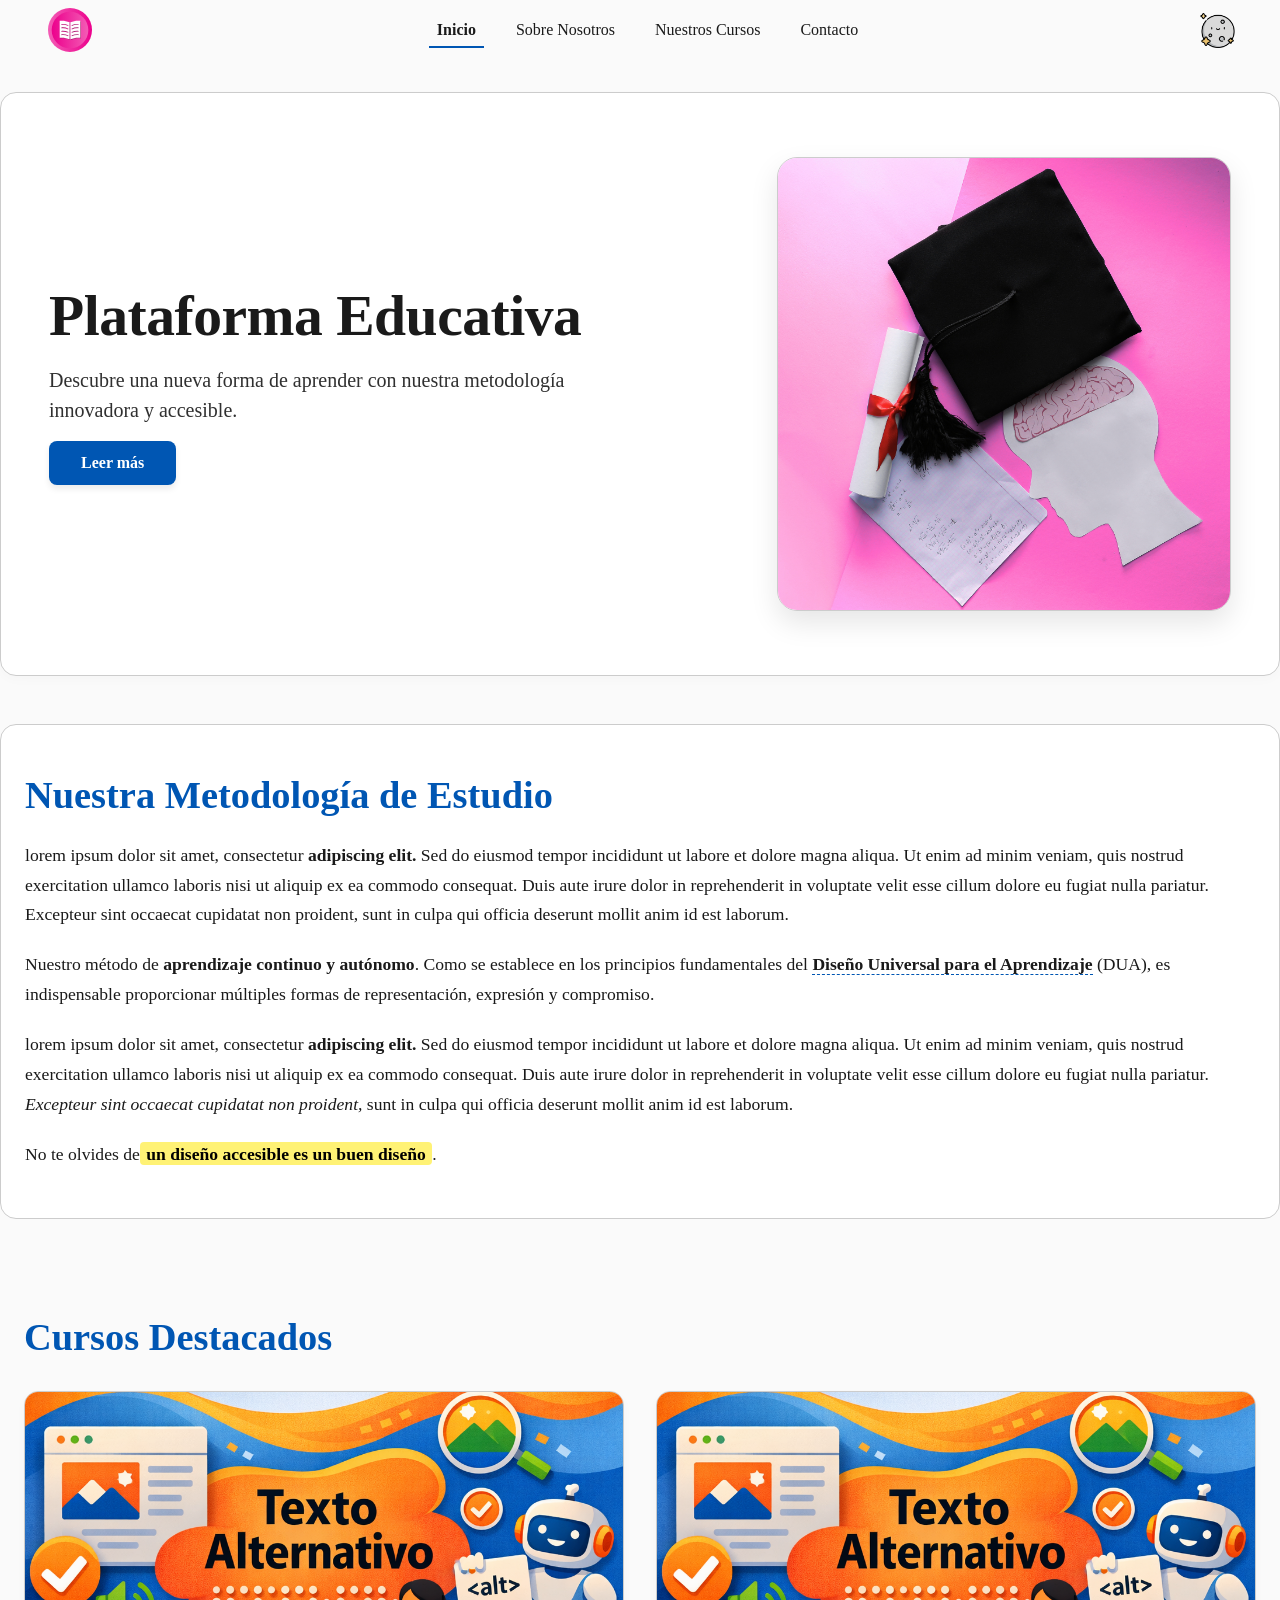
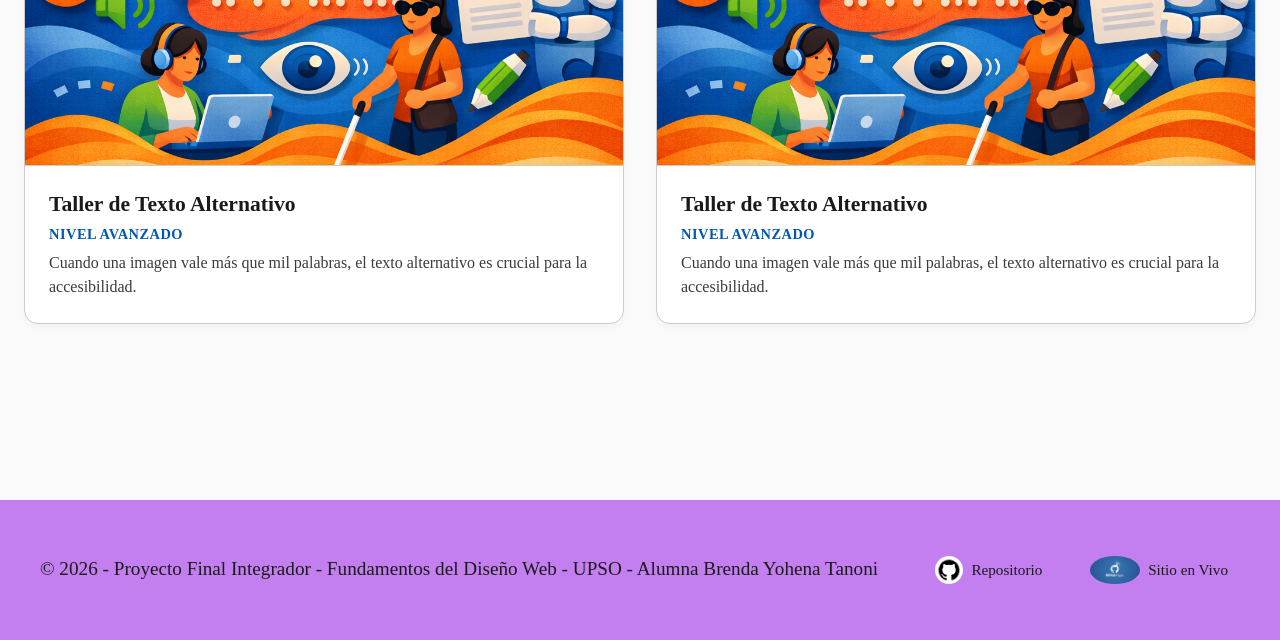
<file: index.html>
<!DOCTYPE html>
<html lang="es-AR">
<head>
    <meta charset="UTF-8">
    <meta name="viewport" content="width=device-width, initial-scale=1.0">
    <title>Plataforma Educativa</title>
    <link rel="icon" href="./img/iconolibro.ico" type="image/x-icon">
    <meta name="description" content="Plataforma educativa con metodología innovadora y diseño universal para el aprendizaje. Descubre nuestros cursos accesibles de desarrollo web y texto alternativo.">
    <meta name="author" content="Brenda Yohena Tanoni">
    <meta name="keywords" content="educación, diseño web, accesibilidad, WCAG, cursos online">
    <meta property="og:title" content="Plataforma Educativa | Aprendizaje Accesible">
    <meta property="og:description" content="Descubre una nueva forma de aprender con nuestra metodología innovadora y accesible.">
    <meta property="og:type" content="website">
    
    <link rel="stylesheet" href="./css/colores.css">
    <link rel="stylesheet" href="./css/header.css">
    <link rel="stylesheet" href="./css/footer.css">
    <link rel="stylesheet" href="./css/index.css">
    </head>
<body>
    <header>
        <div class="header-contenedor">
            <a href="index.html" class="logo-enlace">
                <img src="./img/logo_svg.svg" alt="Plataforma Educativa - Volver al inicio" class="logo-img">
            </a>
            
            <nav aria-label="Navegación principal">
                
                <button id="btn-menu" class="btn-accesible btn-hamburguesa" aria-expanded="false" aria-controls="menu-principal" aria-label="Abrir menú de navegación">
                    <img src="img/menu.png" alt="Abrir menú de navegación" aria-hidden="true">
                  
                </button>

                <ul id="menu-principal" class="menu-enlaces">
                    <li><a href="index.html" aria-current="page">Inicio</a></li>
                    <li><a href="./pages/sobrenosotros.html">Sobre Nosotros</a></li>
                    <li><a href="./pages/nuestroscursos.html">Nuestros Cursos</a></li>
                    <li><a href="./pages/contacto.html">Contacto</a></li>
                </ul>
            </nav>
            <button id="btn-tema" aria-label="Activar modo oscuro" aria-pressed="false">
                <img src="img/sol.png" alt="Activar Modo Claro">
                <img src="img/luna.png" alt="Activar Modo Oscuro">
            </button>
        </div>
    </header>

    <main id="contenido-principal" tabindex="-1">
       <section class="hero-content">
            <div class="hero-texto">
                <h1>Plataforma Educativa</h1>
                <p>Descubre una nueva forma de aprender con nuestra metodología innovadora y accesible.</p>
                <a href="./pages/sobrenosotros.html" class="btn-leer-mas" aria-label="Leer más">Leer más</a>
            </div>
            
            <figure class="hero-figure">
                <img src="img/academia.png" alt="Gorra de graduación negra con borla, diploma enrollado con cinta roja y recorte de papel de un contorno de cabeza con un cerebro visible sobre fondo rosa y papel matemático." class="hero-img">
                <!-- Esto solo va a ser visible para lectores de pantalla, ya que el contenido visual es decorativo y no aporta información adicional al contexto de la página. -->
                <figcaption class="sr-only">Una composición de elementos académicos y de pensamiento crítico, destacando la finalización de estudios y el potencial intelectual en un entorno educativo moderno.</figcaption>
            </figure>
        </section>
        <section class="seccion-informativa" aria-labelledby="titulo-metodologia">
            <h2 id="titulo-metodologia">Nuestra Metodología de Estudio</h2>
            <p> lorem ipsum dolor sit amet, consectetur <strong>adipiscing elit.</strong> Sed do eiusmod tempor incididunt ut labore et dolore magna aliqua. Ut enim ad minim veniam, quis nostrud exercitation ullamco laboris nisi ut aliquip ex ea commodo consequat. Duis aute irure dolor in reprehenderit in voluptate velit esse cillum dolore eu fugiat nulla pariatur. Excepteur sint occaecat cupidatat non proident, sunt in culpa qui officia deserunt mollit anim id est laborum.</p>
            <p>Nuestro método de <strong>aprendizaje continuo y autónomo</strong>. Como se establece en los principios fundamentales del <cite>Diseño Universal para el Aprendizaje</cite> (DUA), es indispensable proporcionar múltiples formas de representación, expresión y compromiso. </p>
             <p> lorem ipsum dolor sit amet, consectetur <strong>adipiscing elit.</strong> Sed do eiusmod tempor incididunt ut labore et dolore magna aliqua. Ut enim ad minim veniam, quis nostrud exercitation ullamco laboris nisi ut aliquip ex ea commodo consequat. Duis aute irure dolor in reprehenderit in voluptate velit esse cillum dolore eu fugiat nulla pariatur. <em>Excepteur sint occaecat cupidatat non proident,</em> sunt in culpa qui officia deserunt mollit anim id est laborum.</p>
            <p>No te olvides de<mark>un diseño accesible es un buen diseño</mark>.</p>
        </section>

        <section class="seccion-destacados" aria-labelledby="titulo-destacados">
            <h2 id="titulo-destacados">Cursos Destacados</h2>
            <div class="grid-tarjetas">
                
                <figure class="tarjeta">
                    <a href="./pages/textoalternativo.html" class="tarjeta-enlace" aria-label="Ver detalles del curso Desarrollo Web Accesible">
                        <figure>
                            <img src="img/textoAlternativo.png" alt="Cartel de texto alternativo, con personas con ceguera, y usuarios de tecnologías de asistencia" loading="lazy">
                        </figure>
                        <div class="tarjeta-contenido">
                            <h3>Taller de Texto Alternativo</h3>
                            <h4>Nivel Avanzado</h4>
                            <p>Cuando una imagen vale más que mil palabras, el texto alternativo es crucial para la accesibilidad.</p>
                        </div>
                    </a>
                </figure>

                <figure class="tarjeta">
                    <a href="./pages/textoalternativo.html" class="tarjeta-enlace" aria-label="Ver detalles del curso Desarrollo Web Accesible">
                        <figure>
                            <img src="img/textoAlternativo.png" alt="Cartel de texto alternativo, con personas con ceguera, y usuarios de tecnologías de asistencia" loading="lazy">
                        </figure>
                        <div class="tarjeta-contenido">
                            <h3>Taller de Texto Alternativo</h3>
                            <h4>Nivel Avanzado</h4>
                            <p>Cuando una imagen vale más que mil palabras, el texto alternativo es crucial para la accesibilidad.</p>
                        </div>
                    </a>
                </figure>

            </div>
        </section>
    </main>

    <footer>
        <div class="footer-contenedor">
            <p>© 2026 - Proyecto Final Integrador - Fundamentos del Diseño Web - UPSO - Alumna Brenda Yohena Tanoni</p>
            
            <div class="footer-grupo">
                <a href="https://github.com/tanonibrenda/UPSO_TPDWEB" target="_blank" rel="noopener noreferrer" aria-label="Ver el repositorio de este proyecto en GitHub">
                    <img src="./img/github.jpg" alt="Logo de GitHub" class="footer-icono">
                    <span>Repositorio</span>
                </a>
                <a href="https://tanonibrenda.github.io/UPSO_TPDWEB/" target="_blank" rel="noopener noreferrer" aria-label="Ver el sitio web desplegado en GitHub Pages">
                    <img src="./img/githubpages.png" alt="Logo de GitHub Pages" class="footer-icono">
                    <span>Sitio en Vivo</span>
                </a>
            </div>

            
        </div>
    </footer>

    <script src="./js/main.js"></script>
</body>
</html>
</file>
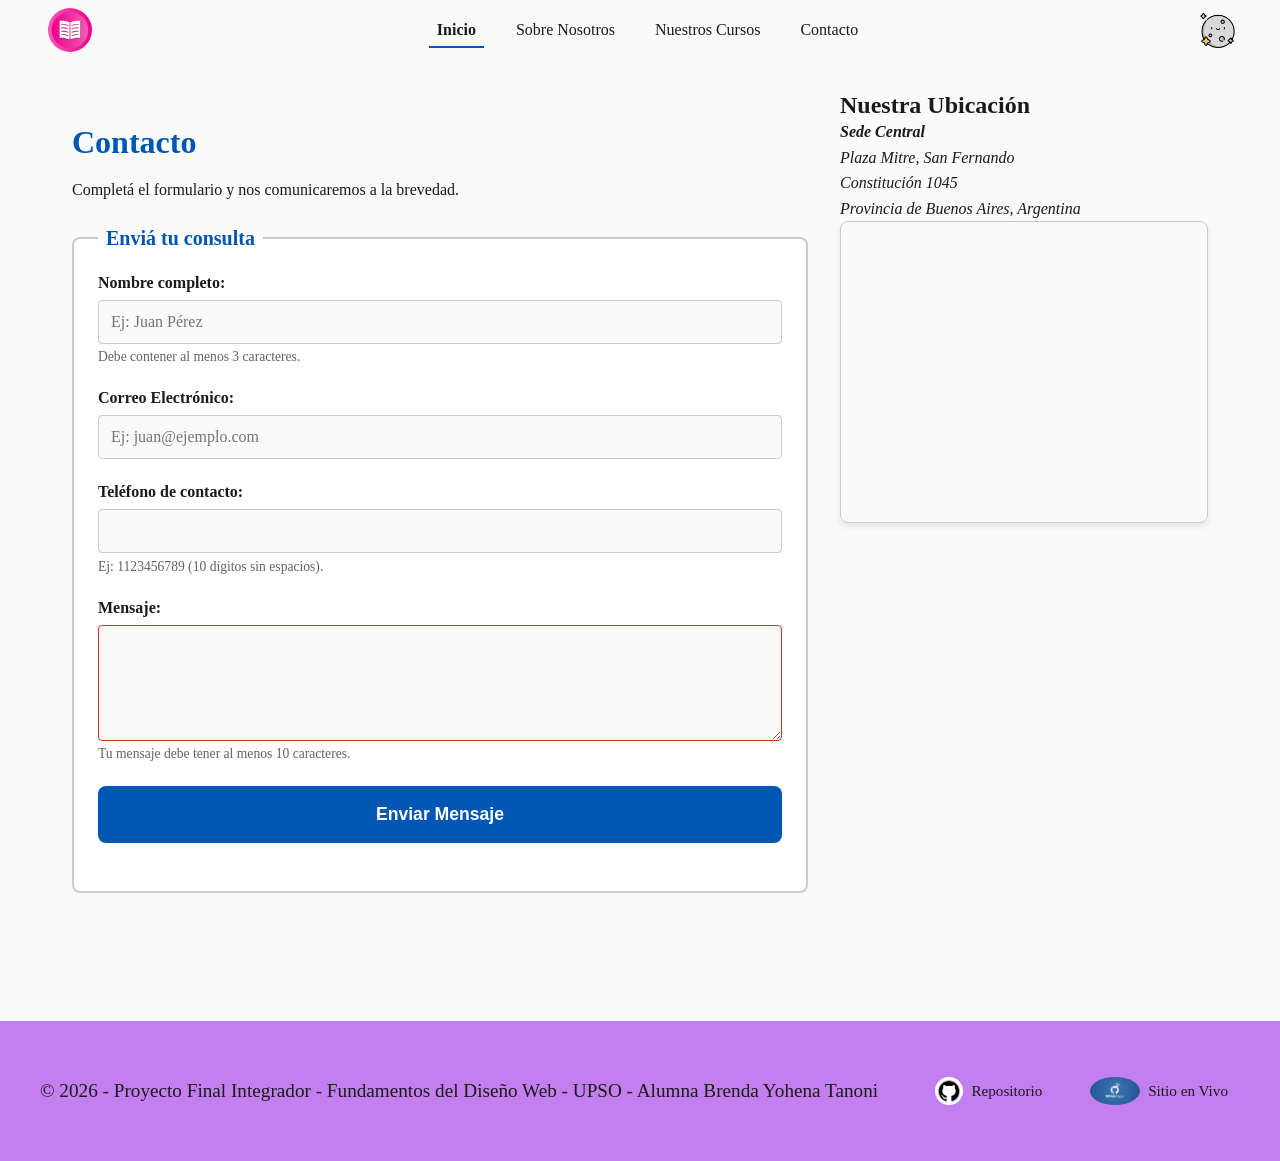
<file: pages/contacto.html>
<!DOCTYPE html>
<html lang="es-AR">
<head>
    <meta charset="UTF-8">
    <meta name="viewport" content="width=device-width, initial-scale=1.0">
    <meta name="description" content="Formulario de contacto de la plataforma educativa. Dejanos tu consulta.">
    <meta name="author" content="Brenda Yohena Tanoni">
    <title>Contacto</title>
    <link rel="icon" href="../img/iconolibro.ico" type="image/x-icon">
    <link rel="stylesheet" href="../css/colores.css">
    <link rel="stylesheet" href="../css/header.css">
    <link rel="stylesheet" href="../css/footer.css">
    <link rel="stylesheet" href="../css/index.css">
    <link rel="stylesheet" href="../css/contacto.css">
</head>
<body>
    <header>
        <div class="header-contenedor">
            <a href="/index.html" class="logo-enlace">
                <img src="../img/logo_svg.svg" alt="Plataforma Educativa - Volver al inicio" class="logo-img">
            </a>
            
            <nav aria-label="Navegación principal">
                
                <button id="btn-menu" class="btn-accesible btn-hamburguesa" aria-expanded="false" aria-controls="menu-principal" aria-label="Abrir menú de navegación">
                    <img src="/img/menu.png" alt="Abrir menú de navegación" aria-hidden="true">
                  
                </button>

                <ul id="menu-principal" class="menu-enlaces">
                    <li><a href="../index.html" aria-current="page">Inicio</a></li>
                    <li><a href="./sobrenosotros.html">Sobre Nosotros</a></li>
                    <li><a href="./nuestroscursos.html">Nuestros Cursos</a></li>
                    <li><a href="./contacto.html">Contacto</a></li>
                </ul>
            </nav>
            <button id="btn-tema" aria-label="Activar modo oscuro" aria-pressed="false">
                <img src="../img/sol.png" alt="Activar Modo Claro">
                <img src="../img/luna.png" alt="Activar Modo Oscuro">
            </button>
        </div>
    </header>


    <div class="contenedor-pagina-interna">
        
        <main class="columna-principal">
            <section class="contacto-formulario">
                <h1>Contacto</h1>
                <p>Completá el formulario y nos comunicaremos a la brevedad.</p>
                
                <form id="form-contacto" aria-labelledby="titulo-formulario" novalidate>
                    <fieldset>
                        <legend id="titulo-formulario">Enviá tu consulta</legend>

                        <div class="grupo-campo">
                            <label for="nombre">Nombre completo:</label>
                            <input type="text" id="nombre" name="nombre" required minlength="3" aria-describedby="nombre-ayuda" placeholder="Ej: Juan Pérez">
                            <span id="nombre-ayuda" class="texto-ayuda">Debe contener al menos 3 caracteres.</span>
                        </div>

                        <div class="grupo-campo">
                            <label for="email">Correo Electrónico:</label>
                            <input type="email" id="email" name="email" required aria-describedby="email-ayuda" placeholder="Ej: juan@ejemplo.com">
                        </div>

                        <div class="grupo-campo">
                            <label for="telefono">Teléfono de contacto:</label>
                            <input type="tel" id="telefono" name="telefono" pattern="[0-9]{10}" aria-describedby="telefono-ayuda">
                            <span id="telefono-ayuda" class="texto-ayuda">Ej: 1123456789 (10 dígitos sin espacios).</span>
                        </div>

                        <div class="grupo-campo">
                            <label for="mensaje">Mensaje:</label>
                            <textarea id="mensaje" name="mensaje" rows="5" required minlength="10" aria-describedby="mensaje-ayuda"></textarea>
                            <span id="mensaje-ayuda" class="texto-ayuda">Tu mensaje debe tener al menos 10 caracteres.</span>
                        </div>

                        <button type="submit" id="btn-enviar" class="btn-principal">Enviar Mensaje</button>
                        <div id="mensaje-estado" aria-live="polite" class="mensaje-estado"></div>
                    </fieldset>
                </form>
            </section>
        </main>

        <aside class="info-lateral">
            <h2>Nuestra Ubicación</h2>
            <address class="domicilio-tarjeta">
                <p><strong>Sede Central</strong></p>
                <p>Plaza Mitre, San Fernando</p>
                <p>Constitución 1045</p>
                <p>Provincia de Buenos Aires, Argentina</p>
            </address>
            <div class="contenedor-mapa">
                <iframe src="https://www.google.com/maps/embed?pb=!1m18!1m12!1m3!1d3290.450268641826!2d-58.560628224145326!3d-34.44071634890832!2m3!1f0!2f0!3f0!3m2!1i1024!2i768!4f13.1!3m3!1m2!1s0x95bca563076adb09%3A0xbf9e389765665f4!2sPlaza%20Bartolom%C3%A9%20Mitre!5e0!3m2!1ses!2sar!4v1783359163078!5m2!1ses!2sar" width="600" height="450" style="border:0;" allowfullscreen="" loading="lazy" referrerpolicy="strict-origin-when-cross-origin"></iframe>
            </div>
        </aside>

    </div> 


    <footer>
        <div class="footer-contenedor">
            <p>© 2026 - Proyecto Final Integrador - Fundamentos del Diseño Web - UPSO - Alumna Brenda Yohena Tanoni</p>
            
            <div class="footer-grupo">
                <a href="https://github.com/tanonibrenda/UPSO_TPDWEB" target="_blank" rel="noopener noreferrer" aria-label="Ver el repositorio de este proyecto en GitHub">
                    <img src="../img/github.jpg" alt="Logo de GitHub" class="footer-icono">
                    <span>Repositorio</span>
                </a>
                <a href="https://tanonibrenda.github.io/UPSO_TPDWEB/" target="_blank" rel="noopener noreferrer" aria-label="Ver el sitio web desplegado en GitHub Pages">
                    <img src="../img/githubpages.png" alt="Logo de GitHub Pages" class="footer-icono">
                    <span>Sitio en Vivo</span>
                </a>
            </div>

            
        </div>
    </footer>

    <script src="../js/main.js"></script>
    <script src="../js/contacto.js"></script>
    
</body>
</html>
</file>
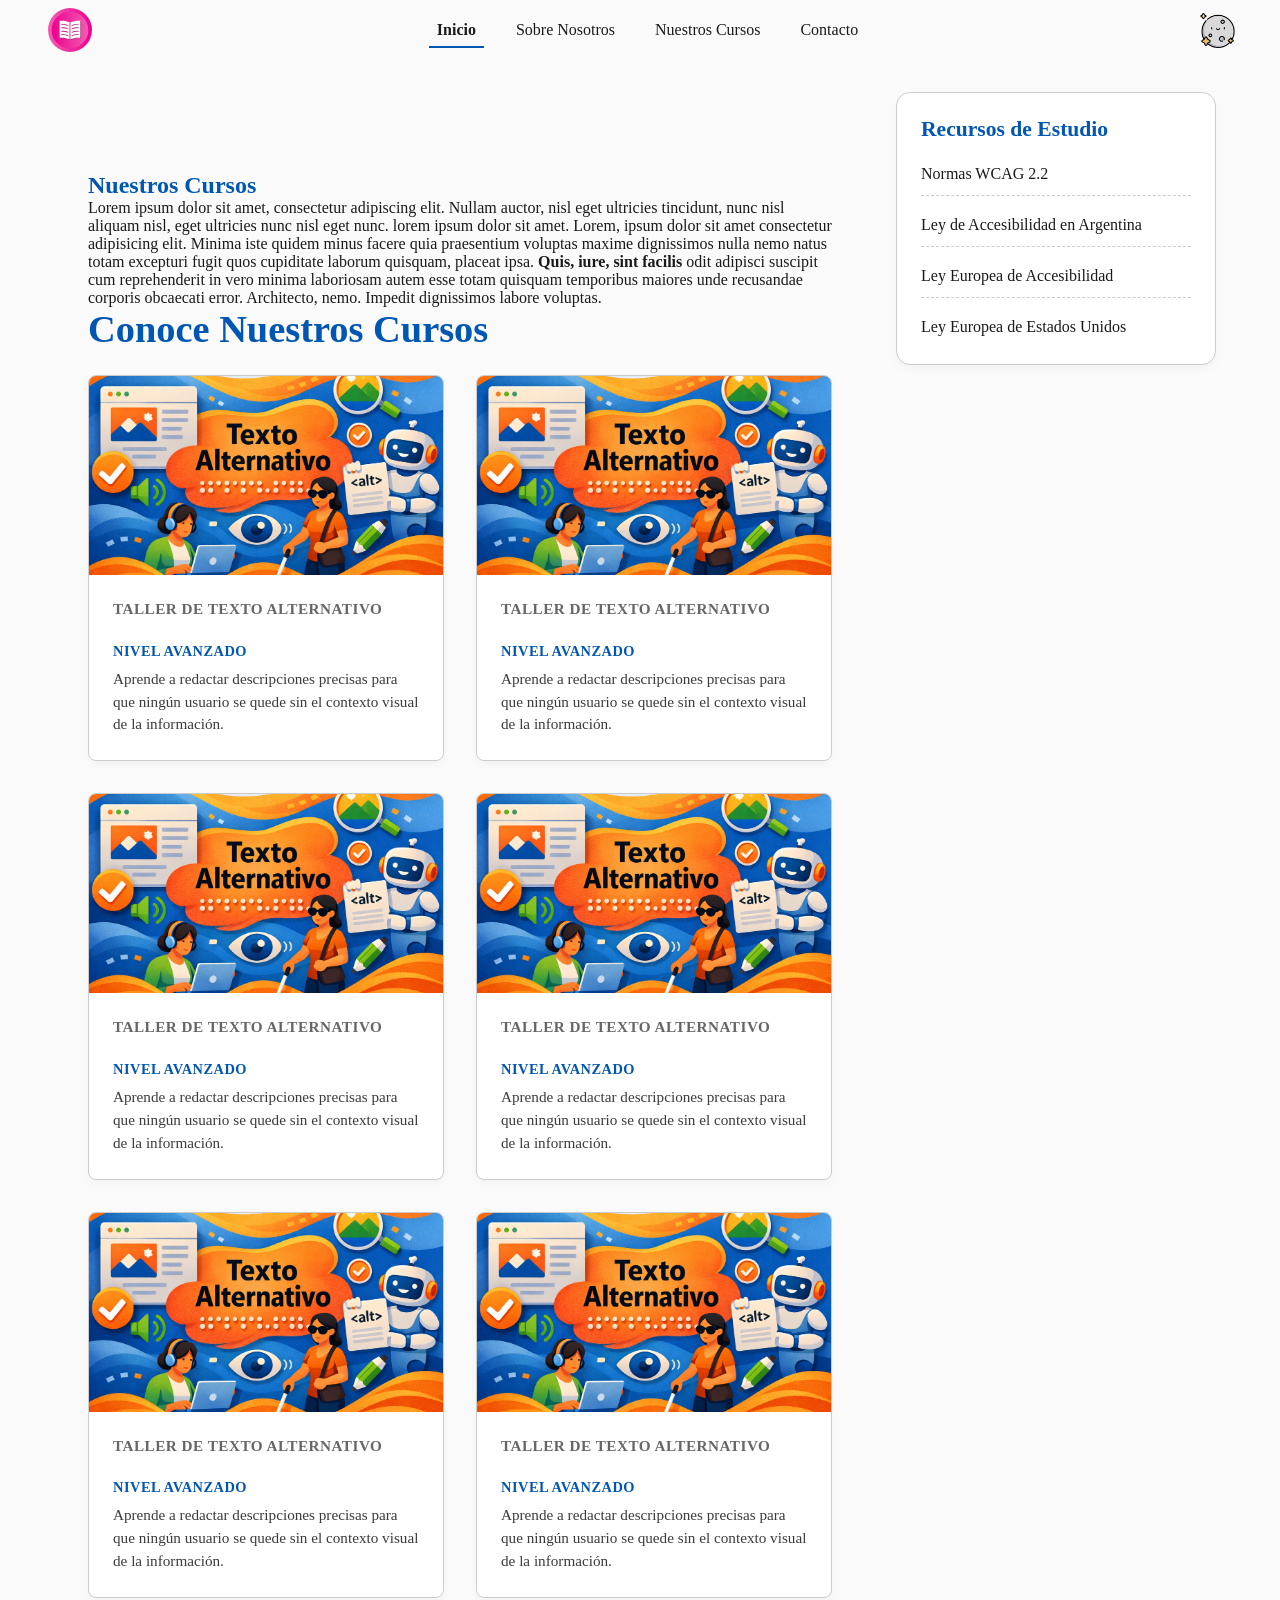
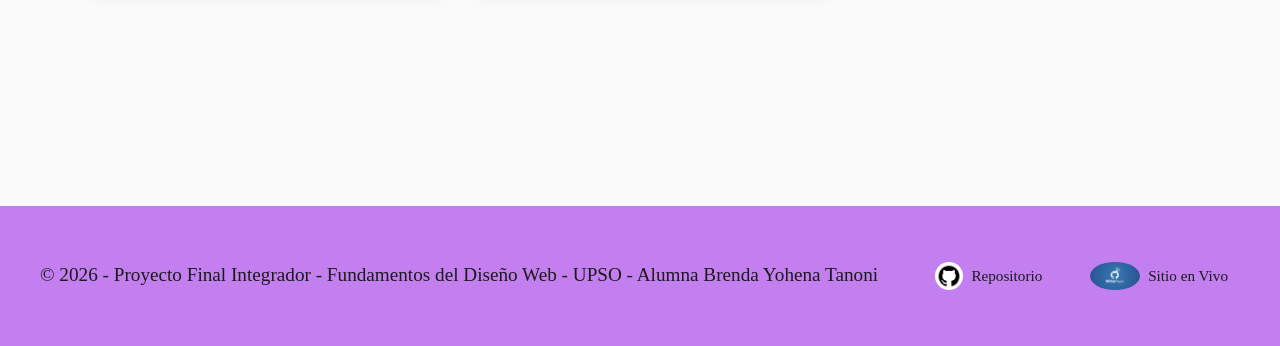
<file: pages/nuestroscursos.html>
<!DOCTYPE html>
<html lang="es-AR">
<head>
    <meta charset="UTF-8">
    <meta name="viewport" content="width=device-width, initial-scale=1.0">
    <meta name="description" content="Catálogo de cursos sobre accesibilidad web, diseño universal y programación.">
    <meta name="author" content="Brenda Yohena Tanoni">
    <meta name="theme-color" content="#3483fa">
    <title>Nuestros Cursos</title>
    <link rel="icon" href="../img/iconolibro.ico" type="image/x-icon">
    <link rel="stylesheet" href="../css/colores.css">
    <link rel="stylesheet" href="../css/header.css">
    <link rel="stylesheet" href="../css/footer.css">
    <!-- Reutilizo estilo de index.html para mantener consistencia visual y de diseño en toda la plataforma. -->
    <link rel="stylesheet" href="../css/index.css">
    <link rel="stylesheet" href="../css/nuestroscursos.css">
</head>
<body>
    <header>
        <div class="header-contenedor">
            <a href="/index.html" class="logo-enlace">
                <img src="../img/logo_svg.svg" alt="Plataforma Educativa - Volver al inicio" class="logo-img">
            </a>
            
            <nav aria-label="Navegación principal">
                
                <button id="btn-menu" class="btn-accesible btn-hamburguesa" aria-expanded="false" aria-controls="menu-principal" aria-label="Abrir menú de navegación">
                    <img src="/img/menu.png" alt="Abrir menú de navegación" aria-hidden="true">

                </button>

                <ul id="menu-principal" class="menu-enlaces">
                    <li><a href="../index.html" aria-current="page">Inicio</a></li>
                    <li><a href="./sobrenosotros.html">Sobre Nosotros</a></li>
                    <li><a href="./nuestroscursos.html">Nuestros Cursos</a></li>
                    <li><a href="./contacto.html">Contacto</a></li>
                </ul>
            </nav>
            <button id="btn-tema" aria-label="Activar modo oscuro" aria-pressed="false">
                <img src="../img/sol.png" alt="Activar Modo Claro">
                <img src="../img/luna.png" alt="Activar Modo Oscuro">
            </button>
        </div>
    </header>

    <div class="contenedor-principal layout-interno">
    
    <main id="contenido-principal" tabindex="-1">
        <section class="seccion-destacados" aria-labelledby="titulo-cursos">
            <h1 id="titulo-cursos">Nuestros Cursos</h1>
            <p>Lorem ipsum dolor sit amet, consectetur adipiscing elit. Nullam auctor, nisl eget ultricies tincidunt, nunc nisl aliquam nisl, eget ultricies nunc nisl eget nunc. lorem ipsum dolor sit amet. Lorem, ipsum dolor sit amet consectetur adipisicing elit. Minima iste quidem minus facere quia praesentium voluptas maxime dignissimos nulla nemo natus totam excepturi fugit quos cupiditate laborum quisquam, placeat ipsa.
            <strong>Quis, iure, sint facilis</strong> odit adipisci suscipit cum reprehenderit in vero minima laboriosam autem esse totam quisquam temporibus maiores unde recusandae corporis obcaecati error. Architecto, nemo. Impedit dignissimos labore voluptas. </p>

            <h2>Conoce Nuestros Cursos</h2>
            
            <div class="grid-tarjetas">
                
                <a href="./textoalternativo.html" class="tarjeta-enlace" aria-label="Ver detalles del Taller de Texto Alternativo">
                    <figure class="tarjeta">
                        <div class="imagen-contenedor">
                            <img src="../img/textoAlternativo.png" alt="Personas interactuando con tecnologías de asistencia para leer el contenido de un cartel" loading="lazy">
                        </div>
                        <figcaption class="tarjeta-contenido">
                            <h3>Taller de Texto Alternativo</h3>
                            <h4>Nivel Avanzado</h4>
                            <p>Aprende a redactar descripciones precisas para que ningún usuario se quede sin el contexto visual de la información.</p>
                        </figcaption>
                    </figure>
                </a>

                <a href="./textoalternativo.html" class="tarjeta-enlace" aria-label="Ver detalles del Taller de Texto Alternativo">
                    <figure class="tarjeta">
                        <div class="imagen-contenedor">
                            <img src="../img/textoAlternativo.png" alt="Personas interactuando con tecnologías de asistencia para leer el contenido de un cartel" loading="lazy">
                        </div>
                        <figcaption class="tarjeta-contenido">
                            <h3>Taller de Texto Alternativo</h3>
                            <h4>Nivel Avanzado</h4>
                            <p>Aprende a redactar descripciones precisas para que ningún usuario se quede sin el contexto visual de la información.</p>
                        </figcaption>
                    </figure>
                </a>
                <a href="./textoalternativo.html" class="tarjeta-enlace" aria-label="Ver detalles del Taller de Texto Alternativo">
                    <figure class="tarjeta">
                        <div class="imagen-contenedor">
                            <img src="../img/textoAlternativo.png" alt="Personas interactuando con tecnologías de asistencia para leer el contenido de un cartel" loading="lazy">
                        </div>
                        <figcaption class="tarjeta-contenido">
                            <h3>Taller de Texto Alternativo</h3>
                            <h4>Nivel Avanzado</h4>
                            <p>Aprende a redactar descripciones precisas para que ningún usuario se quede sin el contexto visual de la información.</p>
                        </figcaption>
                    </figure>
                </a>
                <a href="./textoalternativo.html" class="tarjeta-enlace" aria-label="Ver detalles del Taller de Texto Alternativo">
                    <figure class="tarjeta">
                        <div class="imagen-contenedor">
                            <img src="../img/textoAlternativo.png" alt="Personas interactuando con tecnologías de asistencia para leer el contenido de un cartel" loading="lazy">
                        </div>
                        <figcaption class="tarjeta-contenido">
                            <h3>Taller de Texto Alternativo</h3>
                            <h4>Nivel Avanzado</h4>
                            <p>Aprende a redactar descripciones precisas para que ningún usuario se quede sin el contexto visual de la información.</p>
                        </figcaption>
                    </figure>
                </a>
                <a href="./textoalternativo.html" class="tarjeta-enlace" aria-label="Ver detalles del Taller de Texto Alternativo">
                    <figure class="tarjeta">
                        <div class="imagen-contenedor">
                            <img src="../img/textoAlternativo.png" alt="Personas interactuando con tecnologías de asistencia para leer el contenido de un cartel" loading="lazy">
                        </div>
                        <figcaption class="tarjeta-contenido">
                            <h3>Taller de Texto Alternativo</h3>
                            <h4>Nivel Avanzado</h4>
                            <p>Aprende a redactar descripciones precisas para que ningún usuario se quede sin el contexto visual de la información.</p>
                        </figcaption>
                    </figure>
                </a>
                <a href="./textoalternativo.html" class="tarjeta-enlace" aria-label="Ver detalles del Taller de Texto Alternativo">
                    <figure class="tarjeta">
                        <div class="imagen-contenedor">
                            <img src="../img/textoAlternativo.png" alt="Personas interactuando con tecnologías de asistencia para leer el contenido de un cartel" loading="lazy">
                        </div>
                        <figcaption class="tarjeta-contenido">
                            <h3>Taller de Texto Alternativo</h3>
                            <h4>Nivel Avanzado</h4>
                            <p>Aprende a redactar descripciones precisas para que ningún usuario se quede sin el contexto visual de la información.</p>
                        </figcaption>
                    </figure>
                </a>

            </div>
        </section>
    </main>

    <aside class="barra-lateral" aria-labelledby="titulo-recursos">
        <h2 id="titulo-recursos">Recursos de Estudio</h2>
        <ul>
            <li><a href="https://www.w3.org/TR/WCAG22/#target-size-enhanced" target="_blank" rel="noopener noreferrer">Normas WCAG 2.2</a></li>
            <li><a href="https://www.argentina.gob.ar/justicia/derechofacil/leysimple/accesibilidad-paginas-internet" target="_blank" rel="noopener noreferrer">Ley de Accesibilidad en Argentina</a></li>
            <li><a href="https://commission.europa.eu/strategy-and-policy/policies/justice-and-fundamental-rights/disability/european-accessibility-act-eaa_en"> Ley Europea de Accesibilidad</a></li>
            <li><a href="https://www.usa.gov/es/politica-accesibilidad"> Ley Europea de Estados Unidos</a></li>
        </ul>
    </aside>

</div>



    <footer>
            <div class="footer-contenedor">
                <p>© 2026 - Proyecto Final Integrador - Fundamentos del Diseño Web - UPSO - Alumna Brenda Yohena Tanoni</p>
                
                <div class="footer-grupo">
                    <a href="https://github.com/tanonibrenda/UPSO_TPDWEB" target="_blank" rel="noopener noreferrer" aria-label="Ver el repositorio de este proyecto en GitHub">
                        <img src="../img/github.jpg" alt="Logo de GitHub" class="footer-icono">
                        <span>Repositorio</span>
                    </a>
                    <a href="https://tanonibrenda.github.io/UPSO_TPDWEB/" target="_blank" rel="noopener noreferrer" aria-label="Ver el sitio web desplegado en GitHub Pages">
                        <img src="../img/githubpages.png" alt="Logo de GitHub Pages" class="footer-icono">
                        <span>Sitio en Vivo</span>
                    </a>
                </div>

                
            </div>
        </footer>

    <script src="../js/main.js"></script>
    <script src="../js/cursos.js"></script>
</body>
</html>
</file>
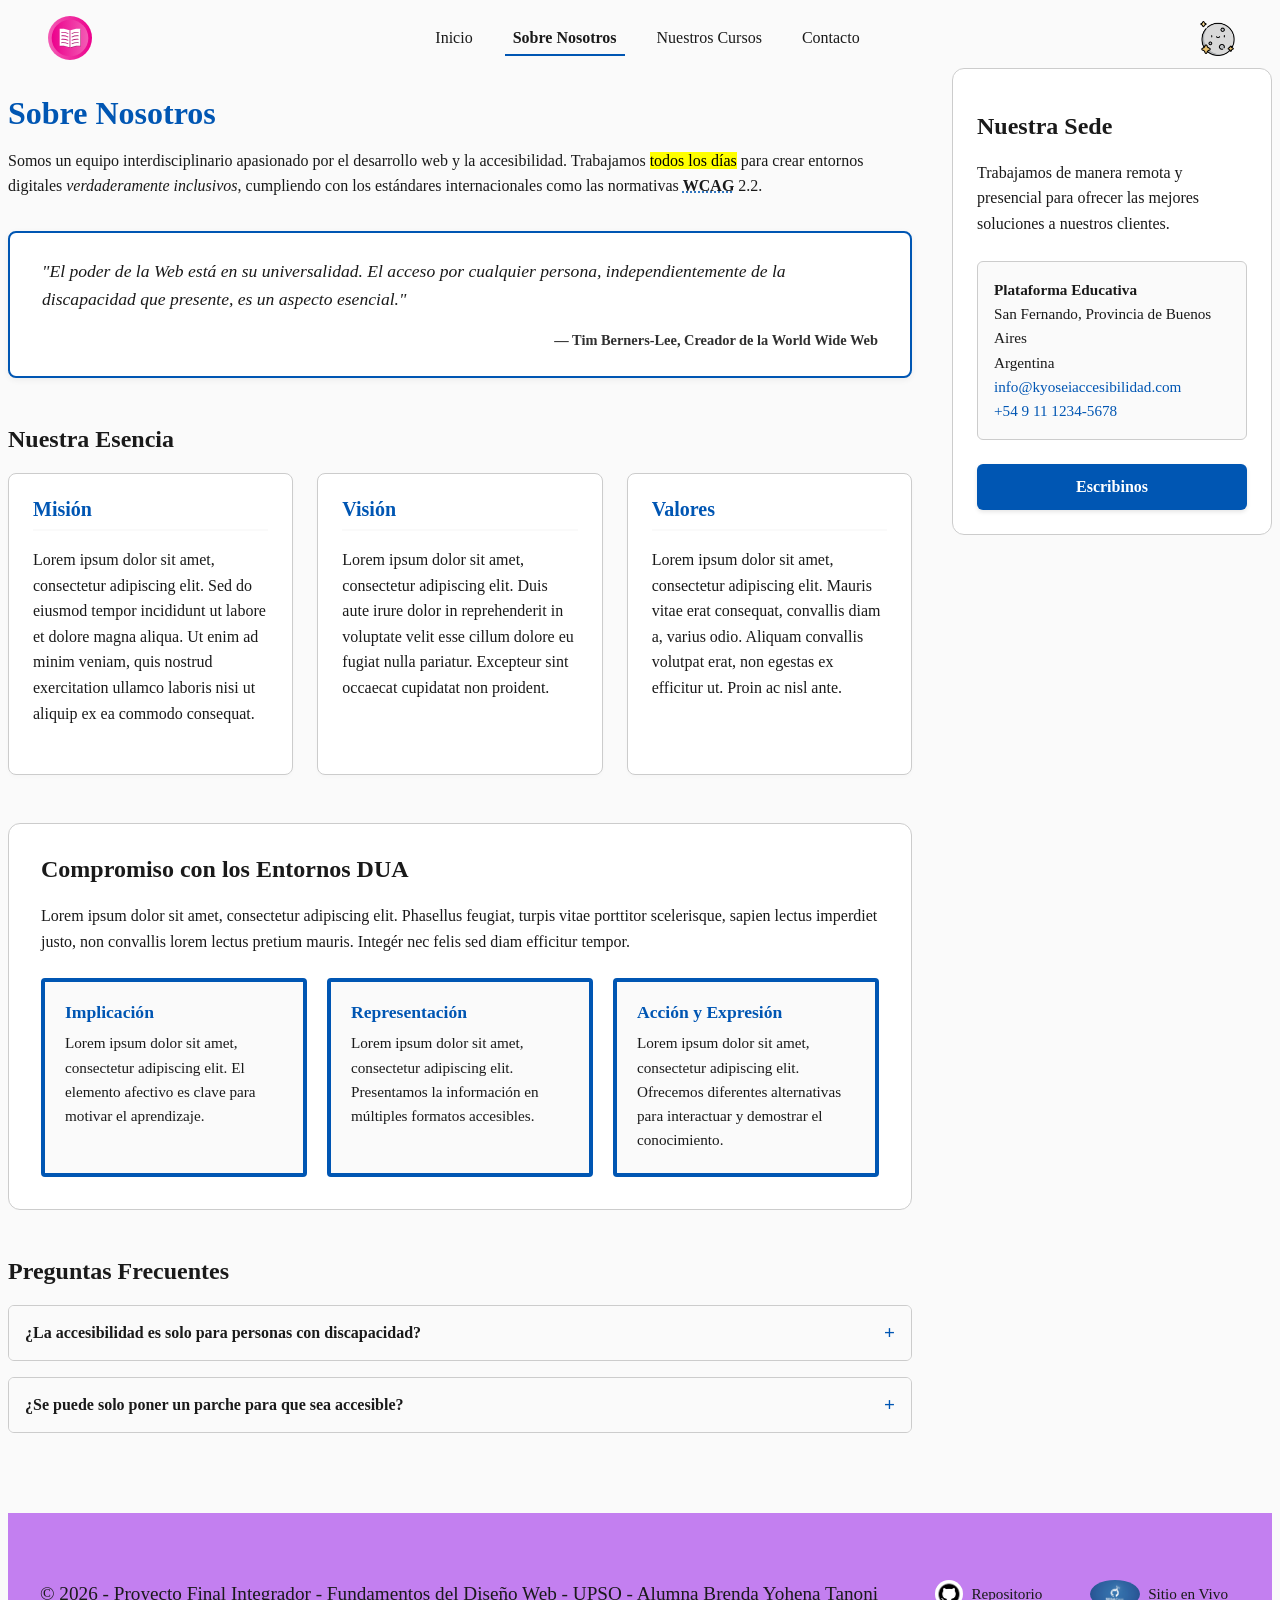
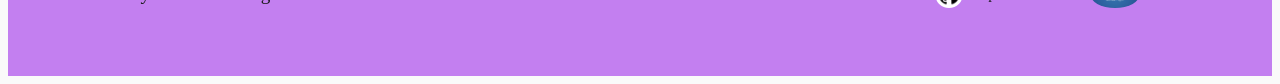
<file: pages/sobrenosotros.html>
<!DOCTYPE html>
<html lang="es-AR">
<head>
    <meta charset="UTF-8">
    <meta name="viewport" content="width=device-width, initial-scale=1.0">
    <meta name="description" content="Conocé a nuestro equipo interdisciplinario en San Fernando especializado en desarrollo web y accesibilidad. Creamos entornos digitales verdaderamente inclusivos basándonos en las normativas WCAG 2.2.">
    <meta name="author" content="Brenda Yohena Tanoni">
    <meta name="robots" content="index, follow">
    <meta name="theme-color" content="#ffffff"> <meta property="og:title" content="Sobre Nosotros | Plataforma Educativa">
    <meta property="og:description" content="Descubrí nuestra misión, visión y compromiso con la creación de entornos digitales accesibles e inclusivos para todos.">
    <meta property="og:type" content="website">
    <meta property="og:url" content="https://tanonibrenda.github.io/UPSO_TPDWEB/pages/sobrenosotros.html">
    <meta property="og:image" content="https://tanonibrenda.github.io/UPSO_TPDWEB/img/logo_svg.svg">
    <meta property="og:locale" content="es_AR">
    <title>Sobre Nosotros</title>
    <link rel="icon" href="../img/iconolibro.ico" type="image/x-icon">
    <link rel="stylesheet" href="../css/colores.css">
    <link rel="stylesheet" href="../css/header.css">
    <link rel="stylesheet" href="../css/footer.css">
    <link rel="stylesheet" href="../css/nosotros.css">
</head>
<body>
    <header>
        <div class="header-contenedor">
            <a href="/index.html" class="logo-enlace">
                <img src="../img/logo_svg.svg" alt="Plataforma Educativa - Volver al inicio" class="logo-img">
            </a>
            
            <nav aria-label="Navegación principal">
                
                <button id="btn-menu" class="btn-accesible btn-hamburguesa" aria-expanded="false" aria-controls="menu-principal" aria-label="Abrir menú de navegación">
                    <img src="/img/menu.png" alt="Abrir menú de navegación" aria-hidden="true">                   
                </button>

                <ul id="menu-principal" class="menu-enlaces">
                    <li><a href="../index.html">Inicio</a></li>
                    <li><a href="./sobrenosotros.html" aria-current="page">Sobre Nosotros</a></li>
                    <li><a href="./nuestroscursos.html">Nuestros Cursos</a></li>
                    <li><a href="./contacto.html">Contacto</a></li>
                </ul>
            </nav>
            <button id="btn-tema" aria-label="Activar modo oscuro" aria-pressed="false">
                <img src="../img/sol.png" alt="Activar Modo Claro">
                <img src="../img/luna.png" alt="Activar Modo Oscuro">
            </button>
        </div>
    </header>

    
    <main class="layout-interno nosotros-contenedor">
        <section class="nosotros-principal">
            <h1>Sobre Nosotros</h1>
            <p>Somos un equipo interdisciplinario apasionado por el desarrollo web y la accesibilidad. Trabajamos <mark>todos los días</mark> para crear entornos digitales <em>verdaderamente inclusivos</em>, cumpliendo con los estándares internacionales como las normativas <abbr title="Web Content Accessibility Guidelines">WCAG</abbr> 2.2.</p>
            
            <div class="cita-contenedor">
                <blockquote>
                    "El poder de la Web está en su universalidad. El acceso por cualquier persona, independientemente de la discapacidad que presente, es un aspecto esencial."
                    <cite>— Tim Berners-Lee, Creador de la World Wide Web</cite>
                </blockquote>
            </div>
            <section class="nosotros-mvv">
            <h2>Nuestra Esencia</h2>
            <div class="mvv-grid">
                <article class="mvv-item">
                    <h3>Misión</h3>
                    <p>Lorem ipsum dolor sit amet, consectetur adipiscing elit. Sed do eiusmod tempor incididunt ut labore et dolore magna aliqua. Ut enim ad minim veniam, quis nostrud exercitation ullamco laboris nisi ut aliquip ex ea commodo consequat.</p>
                </article>
                
                <article class="mvv-item">
                    <h3>Visión</h3>
                    <p>Lorem ipsum dolor sit amet, consectetur adipiscing elit. Duis aute irure dolor in reprehenderit in voluptate velit esse cillum dolore eu fugiat nulla pariatur. Excepteur sint occaecat cupidatat non proident.</p>
                </article>
                
                <article class="mvv-item">
                    <h3>Valores</h3>
                    <p>Lorem ipsum dolor sit amet, consectetur adipiscing elit. Mauris vitae erat consequat, convallis diam a, varius odio. Aliquam convallis volutpat erat, non egestas ex efficitur ut. Proin ac nisl ante.</p>
                </article>
            </div>
        </section>

        <section class="nosotros-dua">
            <h2>Compromiso con los Entornos DUA</h2>
            <p>Lorem ipsum dolor sit amet, consectetur adipiscing elit. Phasellus feugiat, turpis vitae porttitor scelerisque, sapien lectus imperdiet justo, non convallis lorem lectus pretium mauris. Integér nec felis sed diam efficitur tempor.</p>
            
            <div class="dua-claves">
                <div class="dua-tarjeta">
                    <h3>Implicación</h3>
                    <p>Lorem ipsum dolor sit amet, consectetur adipiscing elit. El elemento afectivo es clave para motivar el aprendizaje.</p>
                </div>
                <div class="dua-tarjeta">
                    <h3>Representación</h3>
                    <p>Lorem ipsum dolor sit amet, consectetur adipiscing elit. Presentamos la información en múltiples formatos accesibles.</p>
                </div>
                <div class="dua-tarjeta">
                    <h3>Acción y Expresión</h3>
                    <p>Lorem ipsum dolor sit amet, consectetur adipiscing elit. Ofrecemos diferentes alternativas para interactuar y demostrar el conocimiento.</p>
                </div>
            </div>
        </section>
            

            <section class="seccion-extra">
                <h2>Preguntas Frecuentes</h2>
                
                <details class="faq-item">
                    <summary>¿La accesibilidad es solo para personas con discapacidad?</summary>
                    <p>No. La accesibilidad beneficia a todos los usuarios, mejorando la experiencia general del sitio web.</p>
                    <p>Hasta el 50% de las personas, van a necesitar que las plataformas digitales sean accesibles. Por ejemplo, una persona que quiere ver un video en un lugar ruidoso, va a necesitar subtítulos o una descripción auditiva.</p>
                </details>

                <details class="faq-item">
                    <summary>¿Se puede solo poner un parche para que sea accesible?</summary>
                    <p>La accesibilidad es transversal. Y si se implementa de manera correcta, beneficia a todos los usuarios.</p>
                    <p>Tratar de poner un parche al final del proyecto suele ser ineficaz, y puede crear nuevas barreras. Y los costos de corrección son generalmente mucho mayores que los de implementación desde el principio.</p>
                </details>
            </section>
        </section>

        <aside class="barra-lateral sticky-lateral">
            <h2>Nuestra Sede</h2>
            <p>Trabajamos de manera remota y presencial para ofrecer las mejores soluciones a nuestros clientes.</p>
            
            <div class="direccion-caja">
                <address><strong>Plataforma Educativa</strong>
                    <br>
                    San Fernando, Provincia de Buenos Aires
                    <br>
                    Argentina
                    <br>
                     <a href="mailto:info@kyoseiaccesibilidad.com">info@kyoseiaccesibilidad.com</a><br>
                     <a href="tel:+5491112345678">+54 9 11 1234-5678</a>
                </address>
            </div>
            
            <a href="./contacto.html" class="btn-principal" style="display: block; margin-top: 1.5rem;">Escribinos</a>
        </aside>
    </main>

    <footer>
            <div class="footer-contenedor">
                <p>© 2026 - Proyecto Final Integrador - Fundamentos del Diseño Web - UPSO - Alumna Brenda Yohena Tanoni</p>
                
                <div class="footer-grupo">
                    <a href="https://github.com/tanonibrenda/UPSO_TPDWEB" target="_blank" rel="noopener noreferrer" aria-label="Ver el repositorio de este proyecto en GitHub">
                        <img src="../img/github.jpg" alt="Logo de GitHub" class="footer-icono">
                        <span>Repositorio</span>
                    </a>
                    <a href="https://tanonibrenda.github.io/UPSO_TPDWEB/" target="_blank" rel="noopener noreferrer" aria-label="Ver el sitio web desplegado en GitHub Pages">
                        <img src="../img/githubpages.png" alt="Logo de GitHub Pages" class="footer-icono">
                        <span>Sitio en Vivo</span>
                    </a>
                </div>

                
            </div>
        </footer>

    <script src="../js/main.js"></script>
    <script src="../js/cursos.js"></script>
</body>
</html>
</file>
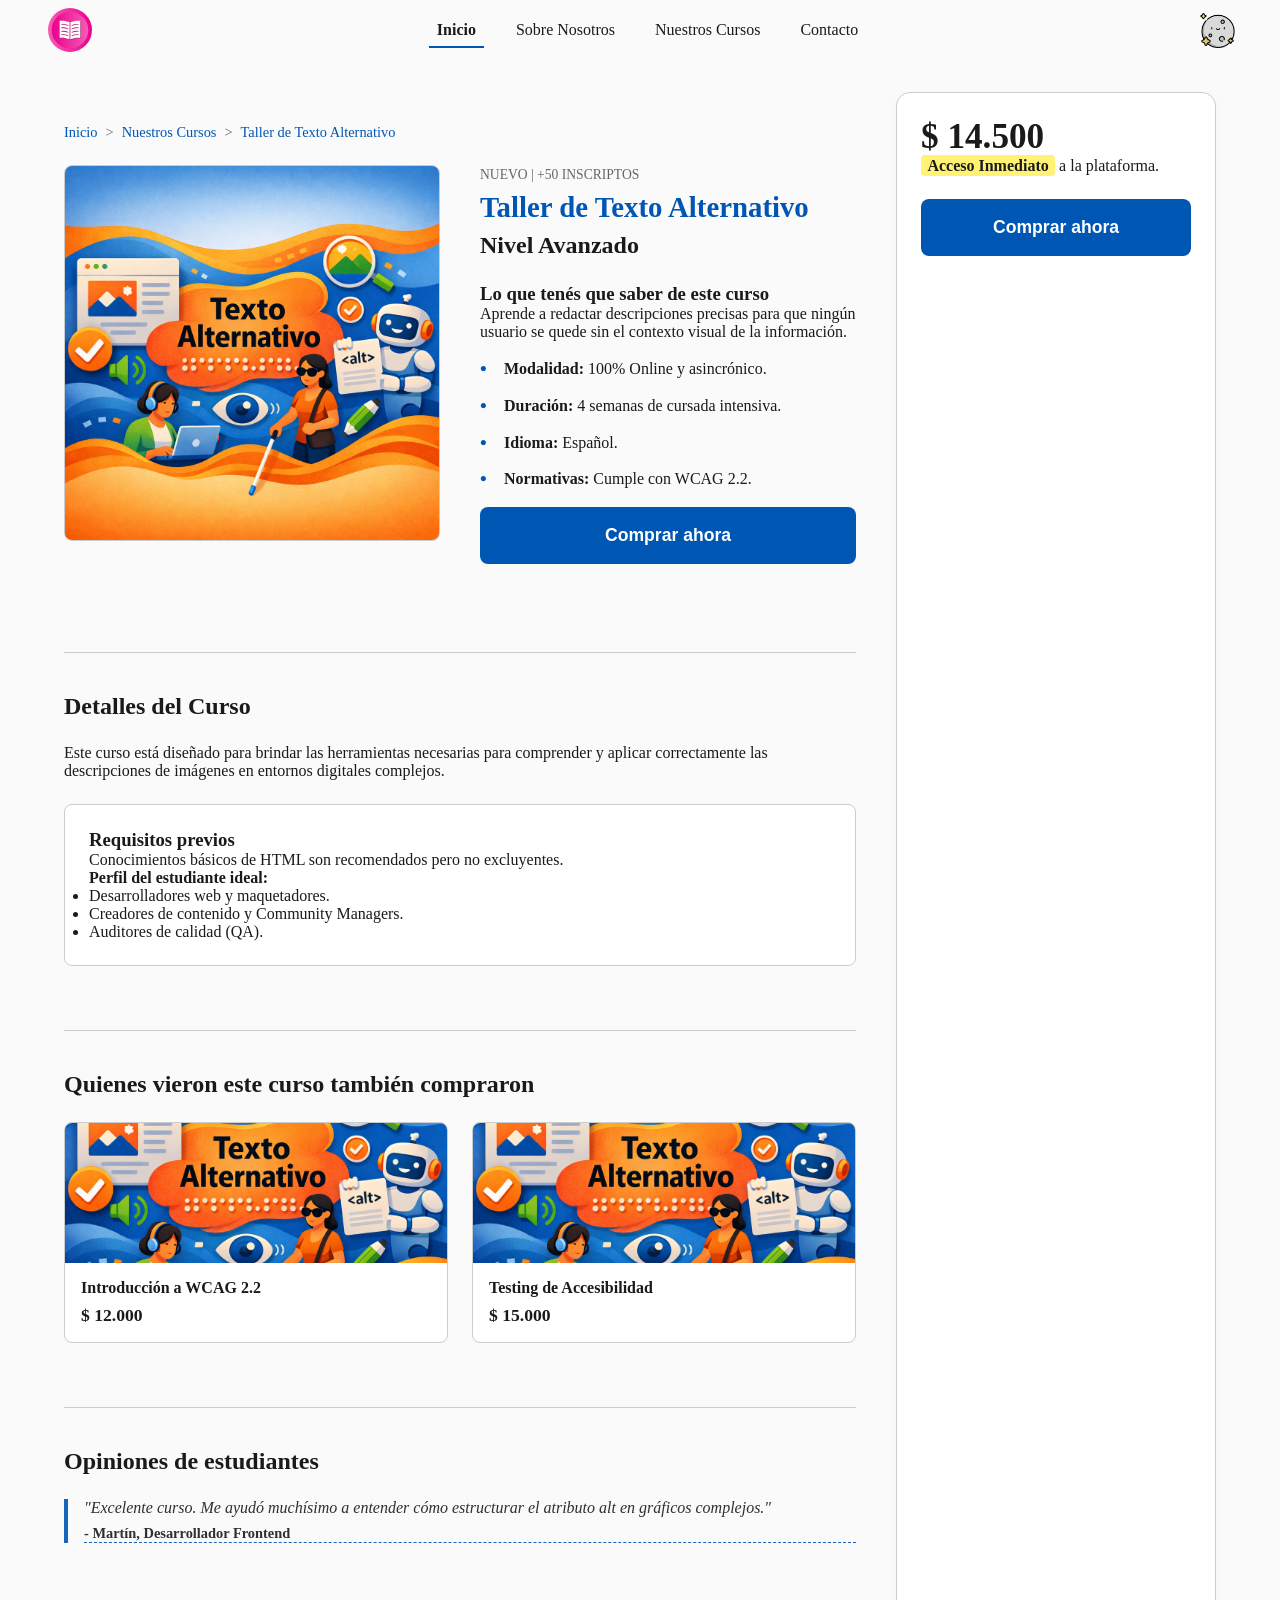
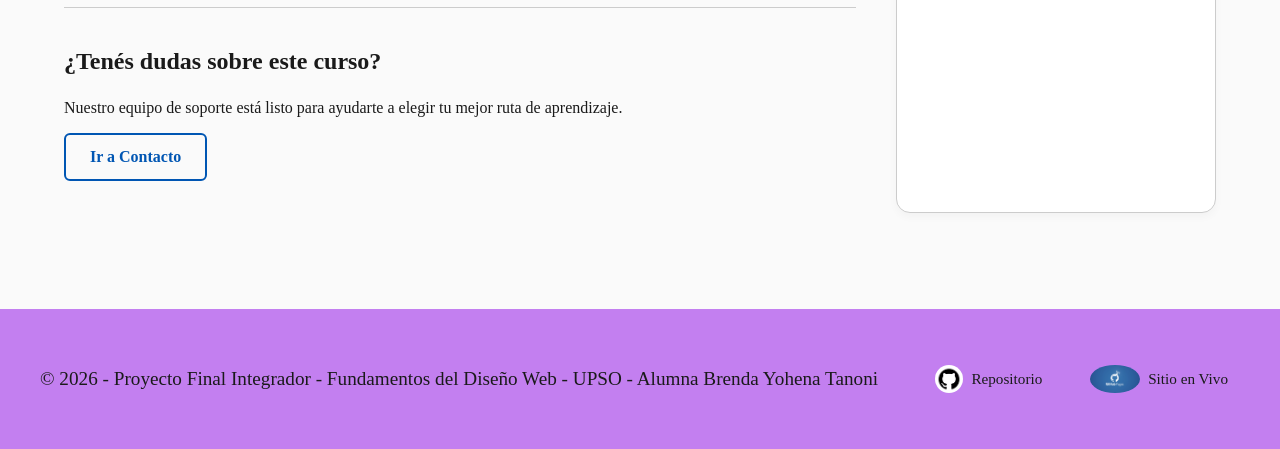
<file: pages/textoalternativo.html>
<!DOCTYPE html>
<html lang="es-AR">
<head>
    <meta charset="UTF-8">
    <meta name="viewport" content="width=device-width, initial-scale=1.0">
    <meta name="description" content="Detalle del Taller de Texto Alternativo nivel avanzado. Aprende a redactar descripciones precisas cumpliendo normativas WCAG 2.2.">
    <meta name="author" content="Brenda Yohena Tanoni">
    <meta name="theme-color" content="#3483fa">
    <title>Taller de Texto Alternativo</title>
    <link rel="icon" href="../img/iconolibro.ico" type="image/x-icon">
    <link rel="stylesheet" href="../css/colores.css">
    <link rel="stylesheet" href="../css/header.css">
    <link rel="stylesheet" href="../css/footer.css">
    <link rel="stylesheet" href="../css/index.css">
    <link rel="stylesheet" href="../css/nuestroscursos.css">
</head>
<body>
    <header>
        <div class="header-contenedor">
            <a href="/index.html" class="logo-enlace">
                <img src="../img/logo_svg.svg" alt="Plataforma Educativa - Volver al inicio" class="logo-img">
            </a>
            
            <nav aria-label="Navegación principal">
                
                <button id="btn-menu" class="btn-accesible btn-hamburguesa" aria-expanded="false" aria-controls="menu-principal" aria-label="Abrir menú de navegación">
                    <img src="/img/menu.png" alt="Abrir menú de navegación" aria-hidden="true">                
                </button>

                <ul id="menu-principal" class="menu-enlaces">
                    <li><a href="../index.html" aria-current="page">Inicio</a></li>
                    <li><a href="./sobrenosotros.html">Sobre Nosotros</a></li>
                    <li><a href="./nuestroscursos.html">Nuestros Cursos</a></li>
                    <li><a href="./contacto.html">Contacto</a></li>
                </ul>
            </nav>
            <button id="btn-tema" aria-label="Activar modo oscuro" aria-pressed="false">
                <img src="../img/sol.png" alt="Activar Modo Claro">
                <img src="../img/luna.png" alt="Activar Modo Oscuro">
            </button>
        </div>
    </header>

    
    <div class="contenedor-principal layout-interno">
        
        <main id="contenido-principal" tabindex="-1">
            <nav aria-label="Migas de pan" class="breadcrumb">
                <ul>
                    <li><a href="../index.html">Inicio</a></li>
                    <li><a href="./nuestroscursos.html">Nuestros Cursos</a></li>
                    <li><a href="#" aria-current="page">Taller de Texto Alternativo</a></li>
                </ul>
            </nav>

            <!-- Detalle principal del producto -->
            <section class="producto-detalle" aria-labelledby="titulo-producto">
                <div class="producto-grid">
                    <figure class="producto-galeria">
                        <div class="imagen-principal-contenedor">
                            <img src="../img/textoAlternativo.png" alt="Personas interactuando con tecnologías de asistencia para leer el contenido de un cartel" id="img-principal">
                        </div>
                        <figcaption class="sr-only">Imagen representativa del curso de accesibilidad digital.</figcaption>
                    </figure>

                    <div class="producto-info">
                        <span class="producto-estado">Nuevo | +50 inscriptos</span>
                        <h1 id="titulo-producto">Taller de Texto Alternativo</h1>
                        <h2 class="producto-nivel">Nivel Avanzado</h2>
                                            
                        <div class="producto-descripcion">
                            <h3>Lo que tenés que saber de este curso</h3>
                            <p>Aprende a redactar descripciones precisas para que ningún usuario se quede sin el contexto visual de la información.</p>
                            <ul>
                                <li><strong>Modalidad:</strong> 100% Online y asincrónico.</li>
                                <li><strong>Duración:</strong> 4 semanas de cursada intensiva.</li>
                                <li><strong>Idioma:</strong> Español.</li>
                                <li><strong>Normativas:</strong> Cumple con WCAG 2.2.</li>
                            </ul>
                            
                            <button type="button" class="btn-principal btn-comprar" aria-label="Comprar ahora Taller de Texto Alternativo"> Comprar ahora</button>
                        </div>
                    </div>
                </div>
            </section>

            
            <section class="seccion-extra">
                <h2>Detalles del Curso</h2>
                <p>Este curso está diseñado para brindar las herramientas necesarias para comprender y aplicar correctamente las descripciones de imágenes en entornos digitales complejos.</p>
                
                <div class="requisitos-caja">
                    <h3>Requisitos previos</h3>
                    <p>Conocimientos básicos de HTML son recomendados pero no excluyentes.</p>   
                    <h4>Perfil del estudiante ideal:</h4>
                    <ul>
                        <li>Desarrolladores web y maquetadores.</li>
                        <li>Creadores de contenido y Community Managers.</li>
                        <li>Auditores de calidad (QA).</li> 
                    </ul>
                </div>
            </section>

            <!-- Aside interno de "Otros Cursos" -->
            <aside class="seccion-extra otros-cursos" aria-labelledby="titulo-otros">
                <h2 id="titulo-otros">Quienes vieron este curso también compraron</h2>
                <ul class="otros-cursos-grid">
                    <li>
                        <figure class="mini-tarjeta">
                            <img src="../img/textoAlternativo.png" alt="Curso de accesibilidad web básica" loading="lazy">
                            <figcaption>
                                <h3>Introducción a WCAG 2.2</h3>
                                <p class="precio-mini">$ 12.000</p>
                            </figcaption>
                        </figure>
                    </li>
                    <li>
                        <figure class="mini-tarjeta">
                            <img src="../img/textoAlternativo.png" alt="Curso de testing de accesibilidad" loading="lazy">
                            <figcaption>
                                <h3>Testing de Accesibilidad</h3>
                                <p class="precio-mini">$ 15.000</p>
                            </figcaption>
                        </figure>
                    </li>
                </ul>
            </aside>

            <section class="seccion-extra testimonios">
                <h2>Opiniones de estudiantes</h2>
                <blockquote class="testimonio-caja">
                    <p>"Excelente curso. Me ayudó muchísimo a entender cómo estructurar el atributo alt en gráficos complejos."</p>
                    <cite>- Martín, Desarrollador Frontend</cite>
                </blockquote>
            </section>

            <section class="seccion-extra seccion-dudas">
                <h2>¿Tenés dudas sobre este curso?</h2>
                <p>Nuestro equipo de soporte está listo para ayudarte a elegir tu mejor ruta de aprendizaje.</p>
                <a href="./contacto.html" class="btn-secundario">Ir a Contacto</a>
            </section>
        </main>

        <!-- Aside Principal de Compra (Derecha) -->
        <aside class="barra-lateral producto-comprar" aria-labelledby="titulo-compra">
            <div class="sticky-lateral"> 
                <h2 id="titulo-compra" class="sr-only">Opciones de compra</h2>
                
                <div class="precio-contenedor">
                    <p class="precio">$ 14.500</p>
                    
                </div>
                
                <div class="envio-info">
                    <p><mark><strong>Acceso Inmediato</strong></mark> a la plataforma.</p>
                    
                </div>

                <button type="button" class="btn-principal btn-comprar" aria-label="Comprar ahora" id="btn-comprar-aside">
                    Comprar ahora
                </button>
                
                
            </div>
        </aside>    
    </div> 


    <footer>
            <div class="footer-contenedor">
                <p>© 2026 - Proyecto Final Integrador - Fundamentos del Diseño Web - UPSO - Alumna Brenda Yohena Tanoni</p>
                
                <div class="footer-grupo">
                    <a href="https://github.com/tanonibrenda/UPSO_TPDWEB" target="_blank" rel="noopener noreferrer" aria-label="Ver el repositorio de este proyecto en GitHub">
                        <img src="../img/github.jpg" alt="Logo de GitHub" class="footer-icono">
                        <span>Repositorio</span>
                    </a>
                    <a href="https://tanonibrenda.github.io/UPSO_TPDWEB/" target="_blank" rel="noopener noreferrer" aria-label="Ver el sitio web desplegado en GitHub Pages">
                        <img src="../img/githubpages.png" alt="Logo de GitHub Pages" class="footer-icono">
                        <span>Sitio en Vivo</span>
                    </a>
                </div>

                
            </div>
        </footer>

    <script src="../js/main.js"></script>
    <script src="../js/cursos.js"></script>
</body>
</html>
</file>
<file: css/colores.css>
/* ==========================================================================
   colores.css - Paleta de colores tanto para Modo Claro como para Modo Oscuro
   Respeta las pautas de accesibilidad WCAG 2.2 para contraste de color y 
   legibilidad.    Cotejado por la app Colour Contrasr Analizer para tener un
    ratio de contraste mínimo de 4.5:1 para texto normal y 3:1 para texto grande.
   ========================================================================== */
/* Paleta de colores por defecto (Modo Claro) */
/* Custom Properties (variables)  */
:root {
    --fondo-principal: #FAFAFA;
    --texto-principal: #1A1A1A;
    --color-primario: #0056b3; 
    --color-superficie: #FFFFFF;
    --borde: #CCCCCC;
    --fondo-footer: #F0F0F0;
    --texto-boton: #FFFFFF;
}

/* Paleta de colores (Modo Oscuro) */
body.modo-oscuro {
    --fondo-principal: #121212;
    --texto-principal: #E0E0E0;
    --color-primario: #66B2FF; 
    --color-superficie: #1E1E1E;
    --borde: #333333;
    --fondo-footer: #000000;
    --texto-boton: #000000;
}

/* Aplicación global de las variables */
body {
    background-color: var(--fondo-principal);
    color: var(--texto-principal);
    /* Transición suave para el cambio de tema */
    /* https://developer.mozilla.org/en-US/docs/Web/CSS/Guides/Transitions/Using */
    /* Esto permite una transicion suave en cambio de colores. Esto no solo permite ser agradable y atractivo a la vista,
    sino que los cambios bruscos de las imágenes pueden causar:
    - sobrecarga cognitiva
    - crisis vertiginosas en pacientes que padecen enfermedad de Menier o vertigo de origen central
    - convulsiones a pacientes con trastornos neurológicos
    A la vez, el no ser ser mayor a 0,3 segundos, evita perder usuarios ansiosos que no esperan pausas largas. */
    transition: background-color 0.3s ease, color 0.3s ease;
}


/* --- ESTILOS DEL BOTÓN --- */
#btn-tema {
    background: transparent; 
    border: none;
    cursor: pointer;
    padding: 5px;
    border-radius: 50%;
    display: flex;
    align-items: center;
    justify-content: center;
}

#btn-tema:focus, 
#btn-tema:hover {
    outline: 2px solid var(--texto-principal);
    outline-offset: 2px;
}

/* Fijo el tamaño exacto de los íconos para que no se desborden en pruebas de reflujo */
#btn-tema img {
    width: 35px;
    height: 35px;
}

/* LÓGICA DE VISIBILIDAD DE LOS ÍCONOS */

/* Por defecto (Modo Claro): Ocultamos el sol (primer hijo) y mostramos la luna (último hijo) */
#btn-tema img:first-child {
    display: none;
}
#btn-tema img:last-child {
    display: block;
}

/* Cuando estamos en Modo Oscuro: Mostramos el sol (primer hijo) y ocultamos la luna (último hijo) */
body.modo-oscuro #btn-tema img:first-child {
    display: block;
}
body.modo-oscuro #btn-tema img:last-child {
    display: none;
}
</file>
<file: css/header.css>
/* ==========================================================================
   header.css - Estilos para los headers de todas las páginas.
   ========================================================================== */

.header-principal {
    background-color: var(--color-superficie);
    border-bottom: 1px solid var(--borde);
    padding: 0.5rem 1rem;
    position: relative;
}

.header-contenedor {
    max-width: 1200px;
    margin: 0 auto;
    display: flex;
    justify-content: space-between;
    align-items: center;
}

/* --- ESTILOS DEL LOGO --- */
.logo-enlace {
    margin: 4px;
    padding: 4px;
    display: flex;
    align-items: center;
    justify-content: center;
    text-decoration: none;
}

/* Tamaño del logo */
.logo-img {
    height: 44px; /* Misma altura mínima que los botones accesibilidad */
    width: auto;
    display: block;
}

/* Foco visible y claro para el logo (WCAG 2.4.13 Focus Appearance) */
.logo-enlace:focus-visible {
    outline: 3px solid var(--color-primario);
    outline-offset: 4px;
    border-radius: 50%;
}

/* --- BOTONES INTERACTIVOS (WCAG 2.5.5 Target Size AAA) --- */
.btn-accesible {
    min-width: 44px;
    min-height: 44px;
    background: transparent;
    border: none;
    cursor: pointer;
    display: flex;
    align-items: center;
    justify-content: center;
    border-radius: 8px;
    color: var(--texto-principal);
}

.btn-accesible:focus-visible,
.menu-enlaces a:focus-visible {
    outline: 3px solid var(--color-primario);
    outline-offset: 2px;
}

/* Tamaño del menú hamburguesa */

#btn-menu img {
    width: 44px;
    height: auto;
    display: block;
}

/* --- Versión de escritorio --- */
.menu-enlaces {
    display: flex;
    flex-direction: row; /* Flexbox alineado en fila para escritorio */
    list-style: none;
    margin: 0;
    padding: 0;
    gap: 1.5rem;
}

.menu-enlaces a {
    color: var(--texto-principal);
    text-decoration: none;
    padding: 0.5rem;
    font-weight: 500;
    position: relative;
}

/* Indicador de página actual visual */
.menu-enlaces a[aria-current="page"] {
    border-bottom: 2px solid var(--color-primario);
    font-weight: bold;
}

/* Ocultamos el botón hamburguesa en pantallas grandes */
.btn-hamburguesa {
    display: none; 
}

/* =========================================================
   MEDIA QUERY: TABLET Y MÓVIL (768px o menos)
   ========================================================= */
@media (max-width: 768px) {
    .btn-hamburguesa {
        display: flex; /* Mostramos el botón */
    }

    /* Es VITAL darle position: relative al contenedor padre 
       para que el menú absolute no se escape fuera de la pantalla */
    .header-contenedor {
        position: relative;
    }

    /* Usamos el ID de la lista para tener el control absoluto del display */
    ul#menu-principal {
        display: none; /* Oculto por defecto en móvil */
        flex-direction: column;
        position: absolute;
        top: 100%;
        left: 0;
        right: 0;
        background-color: var(--color-superficie);
        border-bottom: 1px solid var(--borde);
        padding: 1rem;
        box-shadow: 0 4px 6px rgba(0,0,0,0.1);
        z-index: 50;
    }

    /* Al sumarle la clase que inyecta tu JS, se despliega el menú */
    ul#menu-principal.menu-abierto {
        display: flex;
    }

    .menu-enlaces li {
        width: 100%;
        text-align: center;
    }

    /* Respetamos las normativas WCAG de 44px */
    .menu-enlaces a {
        display: block;
        padding: 1rem;
        min-height: 44px; 
    }
}
</file>
<file: css/footer.css>
/* ==========================================================================
    ESTILOS DEL PIE DE PÁGINA 
   ==========================================================================  */
:root {
    --fondo-footer: #c37ff0; /* Color de fondo del footer */
}

footer {
    background-color: var(--fondo-footer);
    padding: 3rem 1.5rem;
    margin-top: 4rem;
    transition: background-color 0.3s ease, border-color 0.3s ease;
}

.footer-contenedor {
    max-width: 1200px;
    margin: 0 auto;
    display: flex;
    flex-direction: column;
    align-items: center;
    gap: 2rem; 
    text-align: center;
}

footer p {
    font-size: 1.2rem;
    color: var(--texto-principal);
    /* opacity: 0.9;  */
    line-height: 1.5;
}

.footer-grupo {
    display: flex;
    gap: 1.5rem;
    align-items: center;
    justify-content: center;
    flex-wrap: wrap; /* Evita desbordamientos en pantallas pequeñas o con zoom */
}

.footer-grupo a {
    display: inline-flex;
    align-items: center;
    gap: 0.5rem;
    padding: 8px 12px; /* Incrementa el área de clic (Accesibilidad) */
    border-radius: 6px;
    color: var(--texto-principal);
    text-decoration: none;
    font-size: 0.95rem;
    transition: transform 0.2s ease, background-color 0.2s ease;
}

/* Indicador de foco altamente visible para navegación por teclado */
.footer-grupo a:focus-visible {
    outline: 3px solid var(--color-primario);
    outline-offset: 4px;
    background-color: rgba(255, 255, 255, 0.05);
}

.footer-grupo a:hover {
    transform: translateY(-2px);
    background-color: rgba(255, 255, 255, 0.02);
}

.footer-icono {
    height: 28px;
    width: auto;
    display: block;
    object-fit: contain;
    border-radius: 50%;
}



/* ==========================================================================
   5. MEDIA QUERIES PARA ESCRITORIO (Reflujo WCAG 1.4.10)
   ==========================================================================  */
@media (min-width: 992px) {
    .footer-contenedor {
        flex-direction: row;
        justify-content: space-between;
        text-align: left;
    }
    
    .footer-grupo {
        justify-content: flex-end;
    }
}
</file>
<file: css/index.css>
/* ==========================================================================
   index.css - Estilos Principales de la Página de Inicio (Index)
   Diseño Accesible, Responsivo y Válido según Criterios WCAG 2.2 (AAA)
   Se vuelve a usar este archivo en otras páginas para mantener la estética.
   ========================================================================== */

/* --- REGLAS GLOBALES Y MAQUETACIÓN BASE --- */
* {
    box-sizing: border-box;
    margin: 0;
    padding: 0;
}

/* Contenedor principal para limitar el ancho y centrar el contenido */
.contenedor-principal {
    max-width: 1200px;
    margin: 0 auto;
    width: 100%;
}

/* Asegurar que el main no se pegue al borde */
main {
    display: block;
    padding: 2rem 0;
    min-height: calc(100vh - 160px); 
}

/* Mejora la accesibilidad del foco en el main */
main:focus {
    outline: 3px solid var(--color-primario);
    outline-offset: 4px;
}



/* ==========================================================================
   1. SECCIÓN HERO (Presentación Principal)
   ========================================================================== */
.hero-content {
    display: grid;
    grid-template-columns: 1fr; /* 1 columna por defecto en dispositivos móviles */
    gap: 2rem;
    align-items: center;
    padding: 2.5rem 1.5rem;
    margin-bottom: 3rem;
    background-color: var(--color-superficie);
    border-radius: 16px;
    border: 1px solid var(--borde);
    box-shadow: 0 4px 12px rgba(0, 0, 0, 0.02);
    transition: background-color 0.3s ease, border-color 0.3s ease;
}

.hero-texto {
    display: flex;
    flex-direction: column;
    align-items: flex-start;
    gap: 1rem;
}

.hero-texto h1 {
    /* Tipografía fluida clamp(mínimo, ideal, máximo) para evitar desbordes en zoom */
    font-size: clamp(2.2rem, 4.5vw, 3.8rem); 
    color: var(--texto-principal);
    line-height: 1.15;
    font-weight: 800;
    letter-spacing: -0.5px;
}

.hero-texto p {
    font-size: clamp(1.05rem, 2vw, 1.25rem);
    line-height: 1.5;
    color: var(--texto-principal);
    opacity: 0.9;
    max-width: 55ch; /* Longitud de línea óptima para lectura confortable (WCAG) */
}

/* Botón interactivo "Leer más" (Cumple WCAG 2.5.5 Target Size de 44x44px) */
.btn-leer-mas {
    display: inline-flex;
    align-items: center;
    justify-content: center;
    min-width: 44px;
    min-height: 44px;
    padding: 0.75rem 2rem;
    font-size: 1rem;
    font-weight: 600;
    color: var(--texto-boton);
    background-color: var(--color-primario);
    text-decoration: none;
    border-radius: 8px;
    transition: background-color 0.2s ease, transform 0.2s ease, box-shadow 0.2s ease;
    box-shadow: 0 4px 6px rgba(0, 0, 0, 0.08);
}

/* Estados de interacción del botón del hero */
.btn-leer-mas:hover {
    background-color: #004494; /* Tono más oscuro para contraste en modo claro */
    transform: translateY(-2px);
    box-shadow: 0 6px 12px rgba(0, 0, 0, 0.12);
}

body.modo-oscuro .btn-leer-mas:hover {
    background-color: #85C2FF; /* Tono más claro para mantener contraste en modo oscuro */
}

.btn-leer-mas:focus-visible {
    outline: 3px solid var(--texto-principal);
    outline-offset: 3px;
    transform: translateY(-2px);
}

.btn-leer-mas:active {
    transform: translateY(0);
    box-shadow: 0 2px 4px rgba(0, 0, 0, 0.08);
}

/* Control responsivo de la imagen del Hero */
.hero-figure {
    margin: 0;
    width: 100%;
    display: flex;
    justify-content: center;
}

.hero-img {
    width: 100%;
    max-width: 480px; /* Evita gigantismos en pantallas de escritorio */
    height: auto;
    border-radius: 20px; /* Bordes curvos tipo contenedor moderno */
    box-shadow: 0 12px 28px rgba(0, 0, 0, 0.1);
    border: 1px solid var(--borde);
    object-fit: cover;
}


/* ==========================================================================
   2. SECCIÓN INFORMATIVA (Texto Semántico)
   ========================================================================== */
.seccion-informativa {
    padding: 3rem 1.5rem;
    margin-bottom: 3rem;
    background-color: var(--color-superficie);
    border-radius: 16px;
    border: 1px solid var(--borde);
    transition: background-color 0.3s ease, border-color 0.3s ease;
}

.seccion-informativa h2,
.seccion-destacados h2 {
    color: var(--color-primario);
    font-size: clamp(1.8rem, 3.5vw, 2.4rem);
    margin-bottom: 1.5rem;
    font-weight: 700;
}

.seccion-informativa p {
    font-size: 1.1rem;
    line-height: 1.7;
    color: var(--texto-principal);
    margin-bottom: 1.25rem;
}

.seccion-informativa p:last-child {
    margin-bottom: 0;
}

/* Estilos específicos para etiquetas semánticas obligatorias */
strong {
    font-weight: 700;
    color: var(--texto-principal);
}

em {
    font-style: italic;
}

mark {
    background-color: #FFF275; /* Amarillo de alta visibilidad */
    color: #000000; /* Forzamos texto negro para asegurar contraste > 7:1 */
    padding: 0.1rem 0.4rem;
    border-radius: 4px;
    font-weight: 600;
}

body.modo-oscuro mark {
    background-color: #FFD43B;
}

cite {
    font-style: normal;
    font-weight: 600;
    border-bottom: 1px dashed var(--color-primario);
    color: var(--texto-principal);
}


/* ==========================================================================
   3. SECCIÓN DE DESTACADOS (Grid de Tarjetas / Cards)
   ========================================================================== */
.seccion-destacados {
    padding: 3rem 1.5rem;
    margin-bottom: 2rem;
}

/* Grid dinámico que evita desbordes laterales sin necesidad de media queries rígidas */
.grid-tarjetas {
    display: grid;
    grid-template-columns: repeat(auto-fit, minmax(290px, 1fr));
    gap: 2rem;
    margin-top: 2rem;
}

.tarjeta {
    background-color: var(--color-superficie);
    border: 1px solid var(--borde);
    border-radius: 14px;
    overflow: hidden;
    box-shadow: 0 4px 8px rgba(0, 0, 0, 0.03);
    transition: transform 0.3s ease, box-shadow 0.3s ease, border-color 0.3s ease;
}

/* Enlace estructural que envuelve la tarjeta (Incrementa significativamente el Target Size) */
.tarjeta-enlace {
    text-decoration: none;
    color: inherit;
    display: block;
    height: 100%;
    outline: none; /* Desactivamos el anillo nativo para usar focus-visible personalizado */
}

.tarjeta figure {
    margin: 0;
    overflow: hidden;
    aspect-ratio: 16 / 10; /* Bloquea la relación de aspecto para simetría visual */
    border-bottom: 1px solid var(--borde);
}

.tarjeta img {
    width: 100%;
    height: 100%;
    object-fit: cover;
    display: block;
    transition: transform 0.4s ease;
}

.tarjeta-contenido {
    padding: 1.5rem;
    display: flex;
    flex-direction: column;
    gap: 0.5rem;
}

.tarjeta-contenido h3 {
    font-size: 1.35rem;
    font-weight: 700;
    color: var(--texto-principal);
    line-height: 1.3;
}

.tarjeta-contenido h4 {
    font-size: 0.9rem;
    font-weight: 600;
    color: var(--color-primario);
    text-transform: uppercase;
    letter-spacing: 0.5px;
}

.tarjeta-contenido p {
    font-size: 1rem;
    line-height: 1.5;
    color: var(--texto-principal);
    opacity: 0.85;
}
.tarjeta:focus-within {
    outline: 3px solid var(--color-primario);
    outline-offset: 4px;
}

/* --- USO DE PSEUDOCLASES  --- */

/* 1. Hover  */
/* https://developer.mozilla.org/es/docs/Web/CSS/Reference/Selectors/:hover */
.tarjeta-enlace:hover .tarjeta {
    transform: translateY(-6px);
    box-shadow: 0 12px 24px rgba(0, 0, 0, 0.1);
    border-color: var(--color-primario);
}

.tarjeta-enlace:hover img {
    transform: scale(1.04); /* Efecto interactivo de zoom suave */
}

/* 2. Focus Visible  */
.tarjeta-enlace:focus-visible .tarjeta {
    transform: translateY(-6px);
    box-shadow: 0 12px 24px rgba(0, 0, 0, 0.15);
    border-color: var(--color-primario);
    outline: 3px solid var(--color-primario);
    outline-offset: 4px;
}

.tarjeta-enlace:focus-visible img {
    transform: scale(1.04);
}

/* 3. Active para que tenga respuesta visual con la interaccion del usuario cuando activa un elemento */
/* https://developer.mozilla.org/es/docs/Web/CSS/Reference/Selectors/:active */

.tarjeta-enlace:active .tarjeta {
    transform: translateY(-2px); /* traslado hacia arriba */
    box-shadow: 0 6px 12px rgba(0, 0, 0, 0.08);
}


/* ==========================================================================
   5. MEDIA QUERIES PARA ESCRITORIO (Reflujo WCAG 1.4.10)
   ========================================================================== */
@media (min-width: 768px) {
    .hero-content {
        grid-template-columns: 1.2fr 0.8fr; /* Divide asimétricamente el texto de la imagen */
        padding: 4rem 3rem;
        gap: 3rem;
    }
}

/* Permite al lector de pantalla acceder al contenido oculto visualmente, en este caso la descripción de la imagen central del hero */
.sr-only {
    position: absolute;
    width: 1px;
    height: 1px;
    padding: 0;
    margin: -1px;
    overflow: hidden;
    clip: rect(0, 0, 0, 0);
    white-space: nowrap;
    border: 0;
}
</file>
<file: css/contacto.css>
/* ==========================================================================
   contacto.css - Estilos para la página de Contacto Accesible
   
   ========================================================================== */

/* ==========================================================================
   1.Grid Principal
   ========================================================================== */
.contenedor-pagina-interna {
    display: grid;
    grid-template-columns: 1fr; /* Por defecto en móviles: 1 sola columna */
    gap: 2rem;
    padding: 2rem;
    max-width: 1200px;
    margin: 0 auto;
}


@media (min-width: 768px) {
    .contenedor-pagina-interna {
        /* Estructura proporcional: 2 partes para el formulario, 1 para el aside */
        grid-template-columns: 2fr 1fr; 
        align-items: start;
    }
}

/* Titulares principales de la página */
.contacto-formulario h1 {
    font-size: 2rem;
    color: var(--color-primario);
    margin-bottom: 1rem;
}

.contacto-formulario p {
    line-height: 1.6;
    color: var(--texto-principal);
    margin-bottom: 1.5rem;
}


/* ==========================================================================
   2.  Formulario de Contacto 
   ========================================================================== */
fieldset {
    border: 2px solid var(--borde, #ccc);
    border-radius: 8px;
    padding: 1.5rem;
    margin-top: 1rem;
    background-color: var(--color-superficie, #fdfdfd);
    box-shadow: 0 2px 4px rgba(0, 0, 0, 0.02);
}

legend {
    font-size: 1.25rem;
    font-weight: bold;
    padding: 0 0.5rem;
    color: var(--color-primario, #005fcc);
}

/* Organización Interna de los Campos (Flexbox de Dirección Vertical) */
.grupo-campo {
    display: flex;
    flex-direction: column;
    margin-bottom: 1.5rem;
}

.grupo-campo label {
    margin-bottom: 0.5rem;
    font-weight: 600;
    color: var(--texto-principal, #333);
}

.grupo-campo input, 
.grupo-campo textarea {
    padding: 0.75rem;
    border: 1px solid var(--borde, #767676);
    border-radius: 4px;
    font-family: inherit;
    font-size: 1rem;
    background-color: var(--fondo-principal, #fff);
    color: var(--texto-principal, #333);
    transition: all 0.2s ease-in-out;
    width: 100%;
    /* Previene el desbordamiento y garantiza que respete el padding interno */
    box-sizing: border-box; 
}

/* Evita que el textarea se deforme horizontalmente rompiendo el layout */
.grupo-campo textarea {
    resize: vertical;
}


/* ==========================================================================
   3. Focus y Validación
   ========================================================================== */
/* Foco de alto contraste para navegación por teclado (WCAG 2.2) */
.grupo-campo input:focus, 
.grupo-campo textarea:focus {
    outline: 3px solid var(--color-primario, #005fcc);
    outline-offset: 2px;
    border-color: var(--color-primario, #005fcc);
}

/* Validación visual: El color de error solo se muestra si el campo 
   no está vacío y el dato ingresado es sintácticamente inválido */
.grupo-campo input:not(:placeholder-shown):invalid,
.grupo-campo textarea:not(:placeholder-shown):invalid {
    border-color: #d93025;
    outline-color: #d93025;
}

.texto-ayuda {
    font-size: 0.85rem;
    color: var(--texto-secundario, #5f6368);
    margin-top: 0.35rem;
}


/* ==========================================================================
   4. Componente: Estados Dinámicos de Mensajería
   ========================================================================== */
.mensaje-estado {
    margin-top: 1.5rem;
    font-weight: bold;
    text-align: center;
    line-height: 1.5;
    border-radius: 6px;
    transition: all 0.3s ease;
}

/* Estado de éxito inyectado por JavaScript */
.mensaje-estado.exito {
    color: #0d652d;
    background-color: #e6f4ea;
    padding: 0.75rem 1rem;
    border: 1px solid #137333;
}

/* Estado de error inyectado por JavaScript o validación */
.mensaje-estado.error {
    color: #c5221f;
    background-color: #fce8e6;
    padding: 0.75rem 1rem;
    border: 1px solid #d93025;
}


/* ==========================================================================
   5. Barra Lateral (Aside) e Información de Ubicación
   ========================================================================== */
.barra-lateral {
    background-color: var(--color-superficie);
    padding: 1.5rem;
    border-radius: 12px;
    border: 1px solid var(--borde);
}

.barra-lateral h2 {
    color: var(--texto-principal);
    margin-top: 0;
    margin-bottom: 1rem;
    font-size: 1.5rem;
}

.direccion-caja {
    background-color: var(--fondo-principal);
    padding: 1rem;
    border-radius: 6px;
    border: 1px solid var(--borde);
    margin-bottom: 1.5rem;
}

.domicilio-tarjeta p {
    margin: 0;
    line-height: 1.6;
    color: var(--texto-principal, #333);
}


/* ==========================================================================
   6. Para prueba de Reflujo de accesibilidad.
   ========================================================================== */
.contenedor-mapa {
    width: 100%;
    border-radius: 8px;
    overflow: hidden;
    box-shadow: 0 4px 6px rgba(0, 0, 0, 0.08);
    border: 1px solid var(--borde);
}

/* El contenedor mantiene dimensiones fluidas para evitar scroll horizontal */
.contenedor-mapa iframe {
    width: 100%;
    height: 300px; /* Altura fija controlada, ancho 100% adaptable */
    border: 0;
    display: block; /* Elimina espacios vacíos inline residuales */
}


/* ==========================================================================
   7. Estilos del Botón 
   ========================================================================== */
/* Al usar la clase .btn-principal, hereda los estilos  */
.btn-principal {
    
    display: block;
    background-color: var(--color-primario); 
    color: var(--texto-boton, #ffffff) !important;
    border: 2px solid transparent;
    padding: 1rem;
    border-radius: 8px;
    font-size: 1.1rem;
    font-weight: 600;
    cursor: pointer;
    transition: background-color 0.2s ease, transform 0.1s ease;
    text-align: center;
    text-decoration: none;
    width: 100%;
    box-sizing: border-box;
}



.btn-principal:hover,
.btn-principal:focus {
    background-color: var(--texto-principal);
    color: var(--fondo-principal) !important;
    transform: translateY(-2px);
    box-shadow: 0 4px 8px rgba(0, 0, 0, 0.15);
}

/* Indicador visual específico para accesibilidad por teclado en el botón */
.btn-principal:focus-visible {
    outline: 3px solid var(--texto-principal);
    outline-offset: 3px;
}

.btn-principal:active {
    transform: translateY(0);
    box-shadow: 0 1px 2px rgba(0, 0, 0, 0.1);
}
</file>
<file: css/nuestroscursos.css>
/* ==========================================================================
   nuestroscursos.css - Catálogo y Detalle de Cursos
   Para la página Nuestros Cursos y Detalle de Curso
   Preparado en un solo archivo, para implemenar a futuro un sistema de 
   carrito de compras a futuro.  
   ========================================================================== */

/* ==========================================================================
   1. Estructura y Layout Principal (CSS Grid)
   ========================================================================== */
.layout-interno {
    display: grid;
    grid-template-columns: 1fr; /* Por defecto en móvil: 1 sola columna */
    gap: 2.5rem;
    padding: 2rem 1.5rem;
}

/* Media Query para Escritorio: Cumpliendo el Layout de Grid de la consigna */
@media (min-width: 768px) {
    .layout-interno {
        /* Coherencia estructural: Mismo ancho que nosotros.css (1fr 320px) */
        grid-template-columns: 1fr 320px; 
        align-items: start;
    }
}
/* Estilos Tipográficos Generales  */
h1 {
    color: var(--color-primario);
}

h2 {
    color: var(--texto-principal);
}

/* ==========================================================================
   2. Catálogo de Cursos
   ========================================================================== */
.grid-tarjetas {
    display: grid;
    grid-template-columns: repeat(auto-fit, minmax(280px, 1fr));
    gap: 2rem;
    margin-top: 1.5rem;
}

/* Enlaces contenedores de tarjetas */
.tarjeta-enlace {
    text-decoration: none;
    color: inherit;
    display: block;
    border-radius: 8px;
    transition: transform 0.2s ease, box-shadow 0.2s ease;
}

/* Componente Tarjeta (figure) */
.tarjeta {
    background-color: var(--color-superficie);
    border: 1px solid var(--borde);
    border-radius: 8px;
    overflow: hidden;
    margin: 0;
    height: 100%;
    display: flex;
    flex-direction: column;
}

/* Contenedor de la Imagen de la Tarjeta */
.imagen-contenedor {
    overflow: hidden;
    background-color: #000;
    aspect-ratio: 16 / 9;
}

.imagen-contenedor img {
    width: 100%;
    height: 100%;
    object-fit: cover;
    display: block;
    transition: transform 0.3s ease;
}

/* Efecto interactivo: Zoom suave al pasar el mouse o enfocar por teclado */

.tarjeta-enlace:hover .imagen-contenedor img,
.tarjeta-enlace:focus-visible .imagen-contenedor img {
    /* https://developer.mozilla.org/en-US/docs/Web/CSS/Reference/Values/transform-function/scale */
    transform: scale(1.05);
}

.tarjeta-enlace:hover {
    transform: translateY(-4px);
    box-shadow: 0 6px 12px rgba(0, 0, 0, 0.1);
}

/* Contenido interno de la tarjeta (figcaption) */
.tarjeta-contenido {
    padding: 1.5rem;
    display: flex;
    flex-direction: column;
    flex-grow: 1;
}

.tarjeta-contenido h2 {
    font-size: 1.25rem;
    color: var(--color-primario);
    margin: 0 0 0.5rem 0;
}

.tarjeta-contenido h3 {
    font-size: 0.95rem;
    color: var(--texto-secundario, #666);
    text-transform: uppercase;
    letter-spacing: 0.5px;
    margin: 0 0 1rem 0;
}

.tarjeta-contenido p {
    font-size: 0.95rem;
    line-height: 1.5;
    margin: 0;
}

/* ==========================================================================
   3. Barra Lateral (Aside) 
   ========================================================================== */
.barra-lateral {
    background-color: var(--color-superficie);
    padding: 1.5rem;
    border-radius: 14px;
    border: 1px solid var(--borde);
    box-shadow: 0 4px 8px rgba(0, 0, 0, 0.03);
}

.barra-lateral h2 {
    font-size: 1.35rem;
    color: var(--color-primario);
    margin-top: 0;
    margin-bottom: 1.2rem;
    font-weight: 700;
}

.barra-lateral ul {
    list-style: none;
    padding: 0;
    margin: 0;
}

.barra-lateral li {
    margin-bottom: 1rem;
    border-bottom: 1px dashed var(--borde);
    padding-bottom: 0.5rem;
}
/* Herencia */
.barra-lateral li:last-child {
    border-bottom: none;
    margin-bottom: 0;
    padding-bottom: 0;
}

.barra-lateral a {
    color: var(--texto-principal);
    text-decoration: none;
    font-weight: 500;
    transition: color 0.2s ease;
    display: block; /* Incrementa el Target Size para pantallas táctiles */
    padding: 0.25rem 0;
}

.barra-lateral a:hover {
    color: var(--color-primario);
    text-decoration: underline;
    text-underline-offset: 4px;
}

/* Efecto Sticky para la barra lateral en escritorios */
@media (min-width: 768px) {
    .sticky-lateral {
        position: sticky;
        top: 2rem; 
    }
}

/* ==========================================================================
   4. Componentes de la Página de Detalle/Producto (Texto Alternativo)
   ========================================================================== */

/* Navegación Breadcrumb
    Las migas de pan sirven para mostrar la ubicación del usuario dentro de la estructura del sitio.
    Mejora la accesibilidad para personas con discapacidad visual y quienes pueden tener problemas de memorio u
    orientación */
.breadcrumb ul {
    list-style: none;
    padding: 0;
    margin: 0 0 1.5rem 0;
    display: flex;
    flex-wrap: wrap;
    gap: 0.5rem;
    font-size: 0.9rem;
}

.breadcrumb li::after {
    /* > Lo usamos para separar los elementos de la lista, pero no es un carácter real, solo un indicador visual. */
    content: ">";
    margin-left: 0.5rem;
    color: var(--texto-secundario, #666);
}

.breadcrumb li:last-child::after {
    content: "";
}

.breadcrumb a {
    color: var(--color-primario);
    text-decoration: none;
}

.breadcrumb a:hover, 
.breadcrumb a:focus-visible {
    text-decoration: underline;
}

/* Grilla Interna del Detalle del Curso */
.producto-grid {
    display: grid;
    grid-template-columns: 1fr;
    gap: 2.5rem;
}

@media (min-width: 768px) {
    .producto-grid {
        grid-template-columns: 1fr 1fr; 
        align-items: start;
    }
}

/* Imagen Principal del Curso */
.img-principal {
    max-width: 100%;
    height: auto;
    display: block;
}

.imagen-principal-contenedor {
    margin-bottom: 1.5rem;
    overflow: hidden;
    border-radius: 8px;
    border: 1px solid var(--borde);
}

.imagen-principal-contenedor img {
    max-width: 100%;
    height: auto;
    display: block;
    transition: transform 0.3s ease;
}

.imagen-principal-contenedor:hover img {
    transform: scale(1.03); /* Efecto zoom sutil */
}

/* Información del Curso */
.producto-estado {
    font-size: 0.85rem;
    color: var(--texto-secundario, #666);
    text-transform: uppercase;
}

.producto-info h1 {
    font-size: 1.8rem;
    margin: 0.5rem 0;
    color: var(--color-primario);
}

.producto-rating {
    font-size: 0.9rem;
    margin-bottom: 1.5rem;
}

.producto-descripcion {
    margin: 1.5rem 0;
}

.producto-descripcion h4 {
    margin-top: 1.5rem;
    font-size: 1.1rem;
    color: var(--texto-principal);
}

.producto-descripcion ul {
    list-style: none;
    padding: 0;
    margin: 1rem 0;
}

.producto-descripcion li {
    margin-bottom: 0.8rem;
    padding-left: 1.5rem;
    position: relative;
    line-height: 1.5;
}

.producto-descripcion li::before {
    content: "•";
    color: var(--color-primario);
    position: absolute;
    left: 0;
    font-weight: bold;
    font-size: 1.2rem;
    top: -2px;
}

/* Caja Lateral de Compra / Inscripción */
.producto-comprar {
    align-self: stretch; 
    height: 100%;
}

#envio-info {
    margin: 1.5rem 0;
}

.precio-contenedor .precio {
    font-size: 2.2rem;
    font-weight: 700;
    margin: 0;
    color: var(--texto-principal);
}

#btn-comprar-aside {
    margin-top: 1.5rem;
}

.garantia-info {
    font-size: 0.9rem;
    color: var(--texto-secundario, #666);
    margin-top: 1rem;
}

/* Secciones Complementarias (Requisitos, Otros Cursos) */
.seccion-extra {
    margin-top: 4rem;
    padding-top: 2.5rem;
    border-top: 1px solid var(--borde);
}

.seccion-extra h2 {
    font-size: 1.5rem;
    margin-bottom: 1.5rem;
    color: var(--texto-principal);
}

.requisitos-caja {
    background-color: var(--color-superficie);
    padding: 1.5rem;
    border-radius: 8px;
    border: 1px solid var(--borde);
    margin-top: 1.5rem;
}

/* Grilla Corta de Cursos Recomendados */
.otros-cursos-grid {
    display: grid;
    grid-template-columns: repeat(auto-fit, minmax(220px, 1fr));
    gap: 1.5rem;
    list-style: none;
    padding: 0;
    margin: 1.5rem 0;
}

.mini-tarjeta {
    border: 1px solid var(--borde);
    border-radius: 8px;
    overflow: hidden;
    transition: box-shadow 0.3s ease;
    background-color: var(--color-superficie);
    margin: 0;
}

.mini-tarjeta:hover {
    box-shadow: 0 4px 12px rgba(0,0,0,0.08);
}

.mini-tarjeta img {
    width: 100%;
    height: 140px;
    object-fit: cover;
    display: block;
}

.mini-tarjeta figcaption {
    padding: 1rem;
}

.mini-tarjeta h3 {
    font-size: 1rem;
    margin: 0 0 0.5rem 0;
}

.precio-mini {
    font-size: 1.1rem;
    font-weight: bold;
    color: var(--texto-principal);
}

/* Componente de Testimonio */
.testimonio-caja {
    font-style: italic;
    border-left: 4px solid var(--color-primario);
    padding-left: 1rem;
    margin: 1.5rem 0;
    color: var(--texto-principal);
    opacity: 0.9;
}

.testimonio-caja cite {
    display: block;
    margin-top: 0.5rem;
    font-weight: bold;
    font-style: normal;
    font-size: 0.9rem;
}

/* ==========================================================================
   5. Botones y Elementos de Acción (.btn)
   ========================================================================== */
.btn-principal {
    display: block;
    background-color: var(--color-primario); 
    color: var(--texto-boton, #ffffff) !important;
    border: 2px solid transparent;
    padding: 1rem;
    border-radius: 8px;
    font-size: 1.1rem;
    font-weight: 600;
    cursor: pointer;
    transition: background-color 0.2s ease, transform 0.1s ease;
    text-align: center;
    text-decoration: none;
    width: 100%;
    box-sizing: border-box;
}

.btn-principal:hover {
    background-color: var(--texto-principal);
    color: var(--color-superficie) !important;
}

.btn-principal:active {
    transform: scale(0.98);
}

.btn-secundario {
    display: inline-block;
    background-color: transparent;
    color: var(--color-primario);
    border: 2px solid var(--color-primario);
    padding: 0.8rem 1.5rem;
    border-radius: 6px;
    text-decoration: none;
    font-weight: 600;
    margin-top: 1rem;
    transition: background-color 0.2s ease, color 0.2s ease;
}

.btn-secundario:hover {
    background-color: var(--color-primario);
    color: var(--texto-boton, #ffffff);
}

/* ==========================================================================
   6. Accesibilidad 
   ========================================================================== */
/* Asegura que la navegación por teclado (tecla Tab) sea visible y amigable */
.tarjeta-enlace:focus-visible {
    outline: 3px solid var(--color-primario);
    outline-offset: 4px;
}

.barra-lateral a:focus-visible,
.breadcrumb a:focus-visible,
.btn-secundario:focus-visible {
    outline: 2px solid var(--texto-principal);
    outline-offset: 3px;
    background-color: var(--color-primario);
    color: var(--texto-boton, #ffffff) !important;
    border-radius: 4px;
}

.btn-principal:focus-visible {
    outline: 3px solid var(--texto-principal);
    outline-offset: 3px;
}

/* Clase de utilidad para lectores de pantalla (Oculto visualmente pero accesible) */
.sr-only {
    position: absolute;
    width: 1px;
    height: 1px;
    padding: 0;
    margin: -1px;
    overflow: hidden;
    clip: rect(0, 0, 0, 0);
    border: 0;
}
</file>
<file: css/nosotros.css>
/* ==========================================================================
   nosotros.css - Estilos para la página Sobre Nosotros
   como todos los archivos html usan tambien los archivos colores, puedo llamar
   las variables de colores desde este archivo.
   ========================================================================== */


/* ==========================================================================
   1. Estructura y Tipografía General
   ========================================================================== */
.nosotros-contenedor h1 {
    font-size: 2rem;
    color: var(--color-primario);
    margin-bottom: 1rem;
}

.nosotros-contenedor p {
    line-height: 1.6;
    margin-bottom: 1.5rem;
}

/* Enlaces generales dentro de la sección */
.nosotros-contenedor a {
    transition: color 0.2s ease, background-color 0.2s ease, outline 0.2s ease;
}

/* Etiqueta ABBR (Accesibilidad: ayuda visual para abreviaturas) */
abbr {
    text-decoration: underline dotted var(--color-primario);
    cursor: help;
    font-weight: 600;
}


/* ==========================================================================
   2. Componente: Cita Destacada (Blockquote)
   ========================================================================== */
.cita-contenedor {
    background-color: var(--color-superficie);
    border: 2px solid var(--color-primario);
    padding: 1.5rem 2rem;
    margin: 2rem 0;
    border-radius: 8px;
    box-shadow: 0 2px 6px rgba(0,0,0,0.06);
    position: relative;
}

blockquote {
    font-size: 1.1rem;
    font-style: italic;
    margin: 0;
    color: var(--texto-principal);
     line-height: 1.6;
}

blockquote cite {
    display: block;
    margin-top: 1rem;
    font-size: 0.9rem;
    font-weight: bold;
    font-style: normal;
    color: var(--texto-principal);
    opacity: 0.9;
     text-align: right;
}


/* ==========================================================================
   3. Sección: Misión, Visión y Valores (MVV)
   ========================================================================== */
.nosotros-mvv {
    margin-top: 3rem;
    margin-bottom: 3rem;
}

.mvv-grid {
    display: grid;
    grid-template-columns: 1fr;
    gap: 1.5rem;
}

.mvv-item {
    background-color: var(--color-superficie);
    border: 1px solid var(--borde);
    border-radius: 8px;
    padding: 1.5rem;
    box-shadow: 0 2px 4px rgba(0, 0, 0, 0.02);
}

.mvv-item h3 {
    color: var(--color-primario);
    font-size: 1.25rem;
    margin-top: 0;
    margin-bottom: 0.75rem;
    border-bottom: 2px solid var(--fondo-principal);
    padding-bottom: 0.5rem;
}


/* ==========================================================================
   4. Sección: Compromiso con los Entornos DUA
   ========================================================================== */
.nosotros-dua {
    margin-top: 3rem;
    margin-bottom: 3rem;
    padding: 2rem;
    background-color: var(--color-superficie);
    border-radius: 12px;
    border: 1px solid var(--borde);
}

.nosotros-dua h2 {
    color: var(--texto-principal);
    margin-top: 0;
}

.dua-claves {
    display: grid;
    grid-template-columns: 1fr;
    gap: 1.25rem;
    margin-top: 1.5rem;
}

.dua-tarjeta {
    background-color: var(--fondo-principal);
    border: 4px solid var(--color-primario);
    padding: 1.25rem;
    border-radius: 4px;
}

.dua-tarjeta h3 {
    margin-top: 0;
    margin-bottom: 0.5rem;
    font-size: 1.1rem;
    color: var(--color-primario);
}

.dua-tarjeta p {
    margin: 0;
    font-size: 0.95rem;
}


/* ==========================================================================
   5. Sección: Preguntas Frecuentes (Details & Summary)
   ========================================================================== */
.seccion-extra {
    margin-top: 3rem;
}

.faq-item {
    background-color: var(--color-superficie);
    border: 1px solid var(--borde);
    border-radius: 6px;
    margin-bottom: 1rem;
    overflow: hidden;
}

summary {
    padding: 1rem;
    font-weight: 600;
    cursor: pointer;
    background-color: var(--fondo-principal);
    color: var(--texto-principal);
    transition: background-color 0.2s ease;
    list-style: none; /* Oculta la flecha nativa en navegadores modernos */
    display: flex;
    justify-content: space-between;
    align-items: center;
}

/* Compatibilidad: Oculta la flecha nativa en navegadores antiguos basados en WebKit (Safari) */
summary::-webkit-details-marker {
    display: none;
}

/* Indicadores personalizados del acordeón (+ / -) */
summary::after {
    content: "+";
    color: var(--color-primario);
    font-size: 1.2rem;
    font-weight: bold;
}

details[open] summary::after {
    content: "-";
}

details[open] summary {
    border-bottom: 1px solid var(--borde);
}

details p {
    padding: 1rem;
    margin: 0;
}


/* ==========================================================================
   6. Barra Lateral (Aside) y Datos de Sede
   ========================================================================== */
.barra-lateral {
    background-color: var(--color-superficie);
    padding: 1.5rem;
    border-radius: 12px;
    border: 1px solid var(--borde);
}

.direccion-caja {
    background-color: var(--fondo-principal);
    padding: 1rem;
    border-radius: 6px;
    border: 1px solid var(--borde);
    margin-top: 1rem;
}

address {
    font-style: normal;
    line-height: 1.6;
    font-size: 0.95rem;
}

address a {
    color: var(--color-primario);
    text-decoration: none;
    font-weight: 500;
}

address a:hover {
    text-decoration: underline;
}


/* ==========================================================================
   7. Estilos del Componente: Botón Principal (.btn-principal)
   ========================================================================== */
.btn-principal {
    background-color: var(--color-primario);
    color: var(--texto-boton) !important; /* Garantiza el color de texto del tema */
    text-align: center;
    text-decoration: none;
    font-weight: 600;
    padding: 0.75rem 1.5rem;
    border-radius: 6px;
    border: 2px solid transparent;
    box-shadow: 0 2px 4px rgba(0, 0, 0, 0.1);
    transition: transform 0.2s ease, background-color 0.2s ease, box-shadow 0.2s ease;
}

.btn-principal:hover {
    background-color: var(--texto-principal);
    color: var(--fondo-principal) !important;
    transform: translateY(-2px);
    box-shadow: 0 4px 8px rgba(0, 0, 0, 0.15);
}

.btn-principal:active {
    transform: translateY(0);
    box-shadow: 0 1px 2px rgba(0, 0, 0, 0.1);
}


/* ==========================================================================
   8. Accesibilidad Avanzada: Estados de Enfoque (:focus)
   ========================================================================== */
/* Asegura que los usuarios que navegan con teclado (Tab) identifiquen dónde están */
summary:focus-visible {
    outline: 3px dashed var(--color-primario);
    outline-offset: 2px;
    background-color: var(--color-superficie);
}

address a:focus-visible {
    outline: 2px solid var(--texto-principal);
    outline-offset: 3px;
    background-color: var(--color-primario);
    color: var(--texto-boton);
    border-radius: 3px;
}

.btn-principal:focus-visible {
    outline: 3px solid var(--texto-principal);
    outline-offset: 3px;
}


/* ==========================================================================
   9. Media Queries - Diseño Responsivo (Desktop)
   ========================================================================== */
@media (min-width: 768px) {
    /* Layout Bidimensional Principal: Cumple requisito explícito del TFI */
    .layout-interno {
        display: grid;
        grid-template-columns: 1fr 320px;
        gap: 2.5rem;
        align-items: start;
    }

    /* Misión, Visión y Valores en 3 columnas paralelas */
    .mvv-grid {
        grid-template-columns: repeat(3, 1fr);
    }

    /* Tarjetas de Claves DUA en 3 columnas paralelas */
    .dua-claves {
        grid-template-columns: repeat(3, 1fr);
    }

    /* Hace que la barra lateral acompañe el scroll de forma fija si el contenido es largo */
    .sticky-lateral {
        position: sticky;
        top: 2rem;
    }
}
</file>
